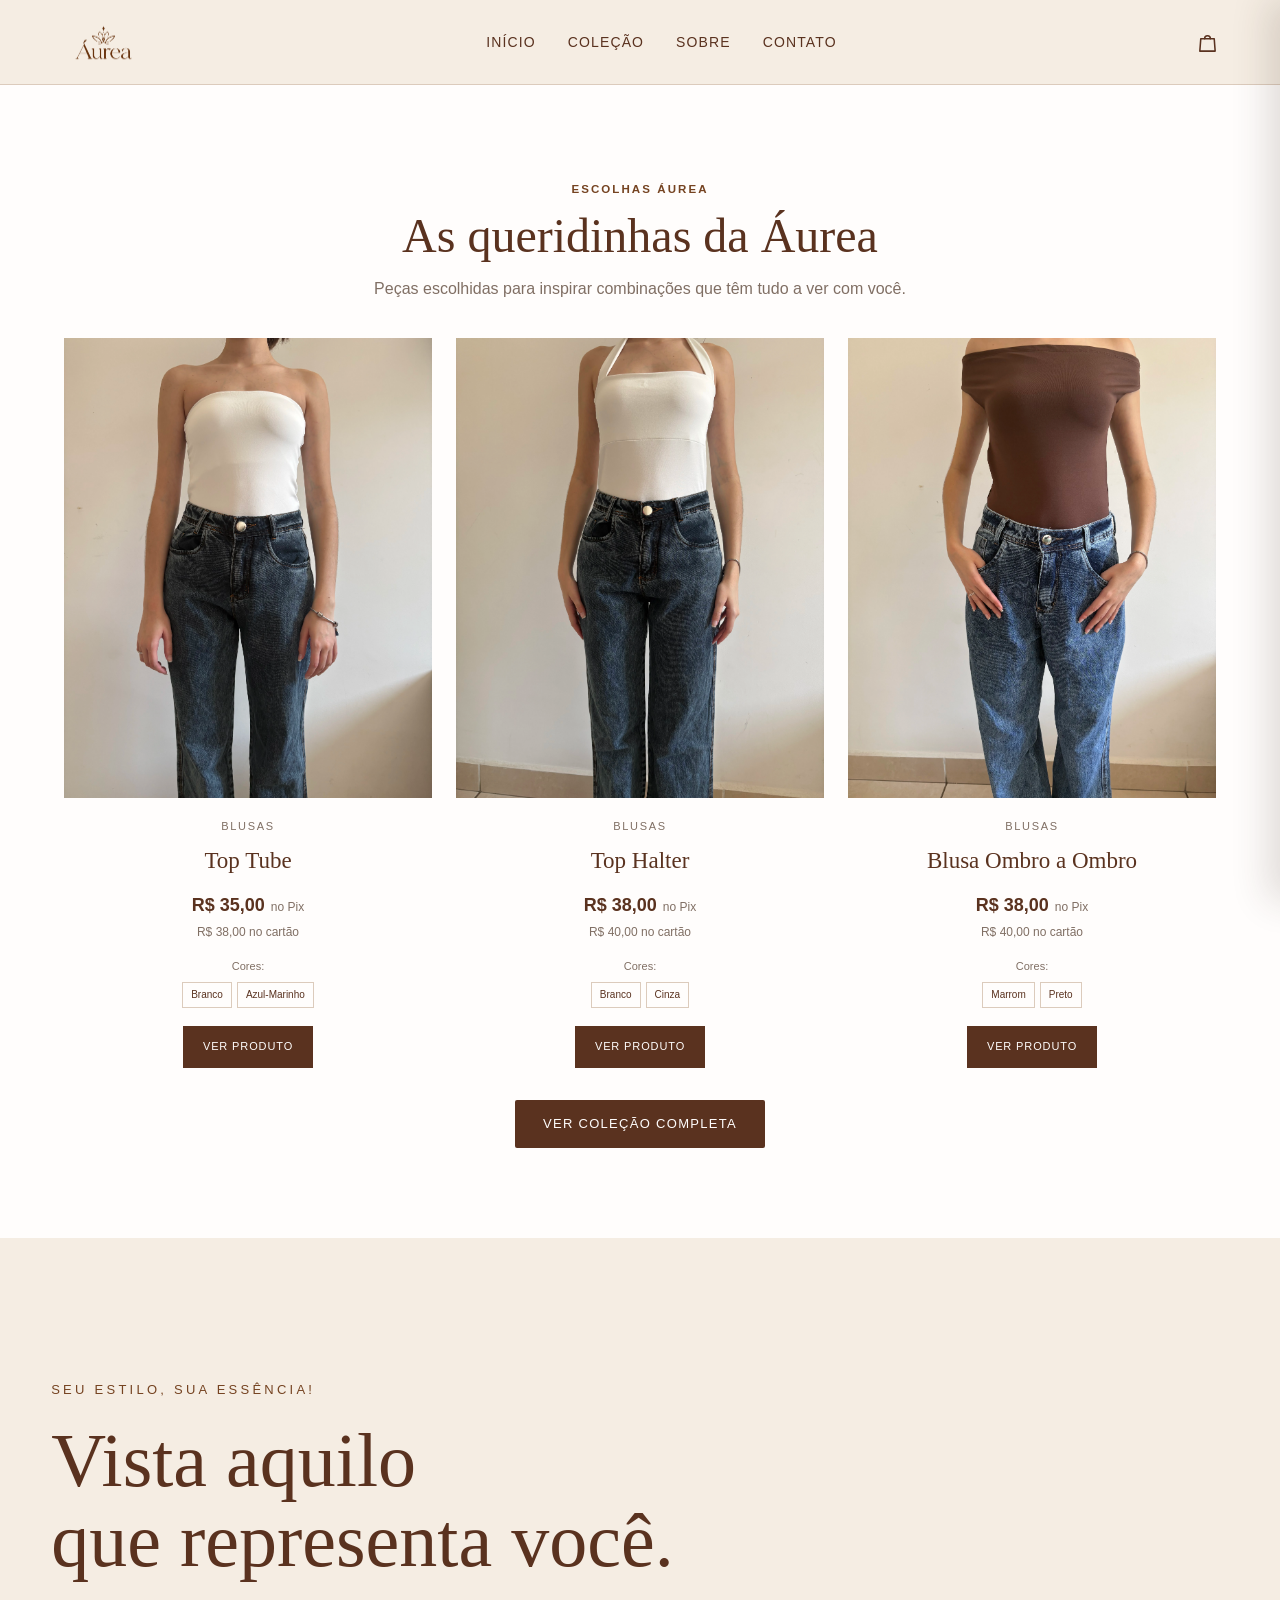
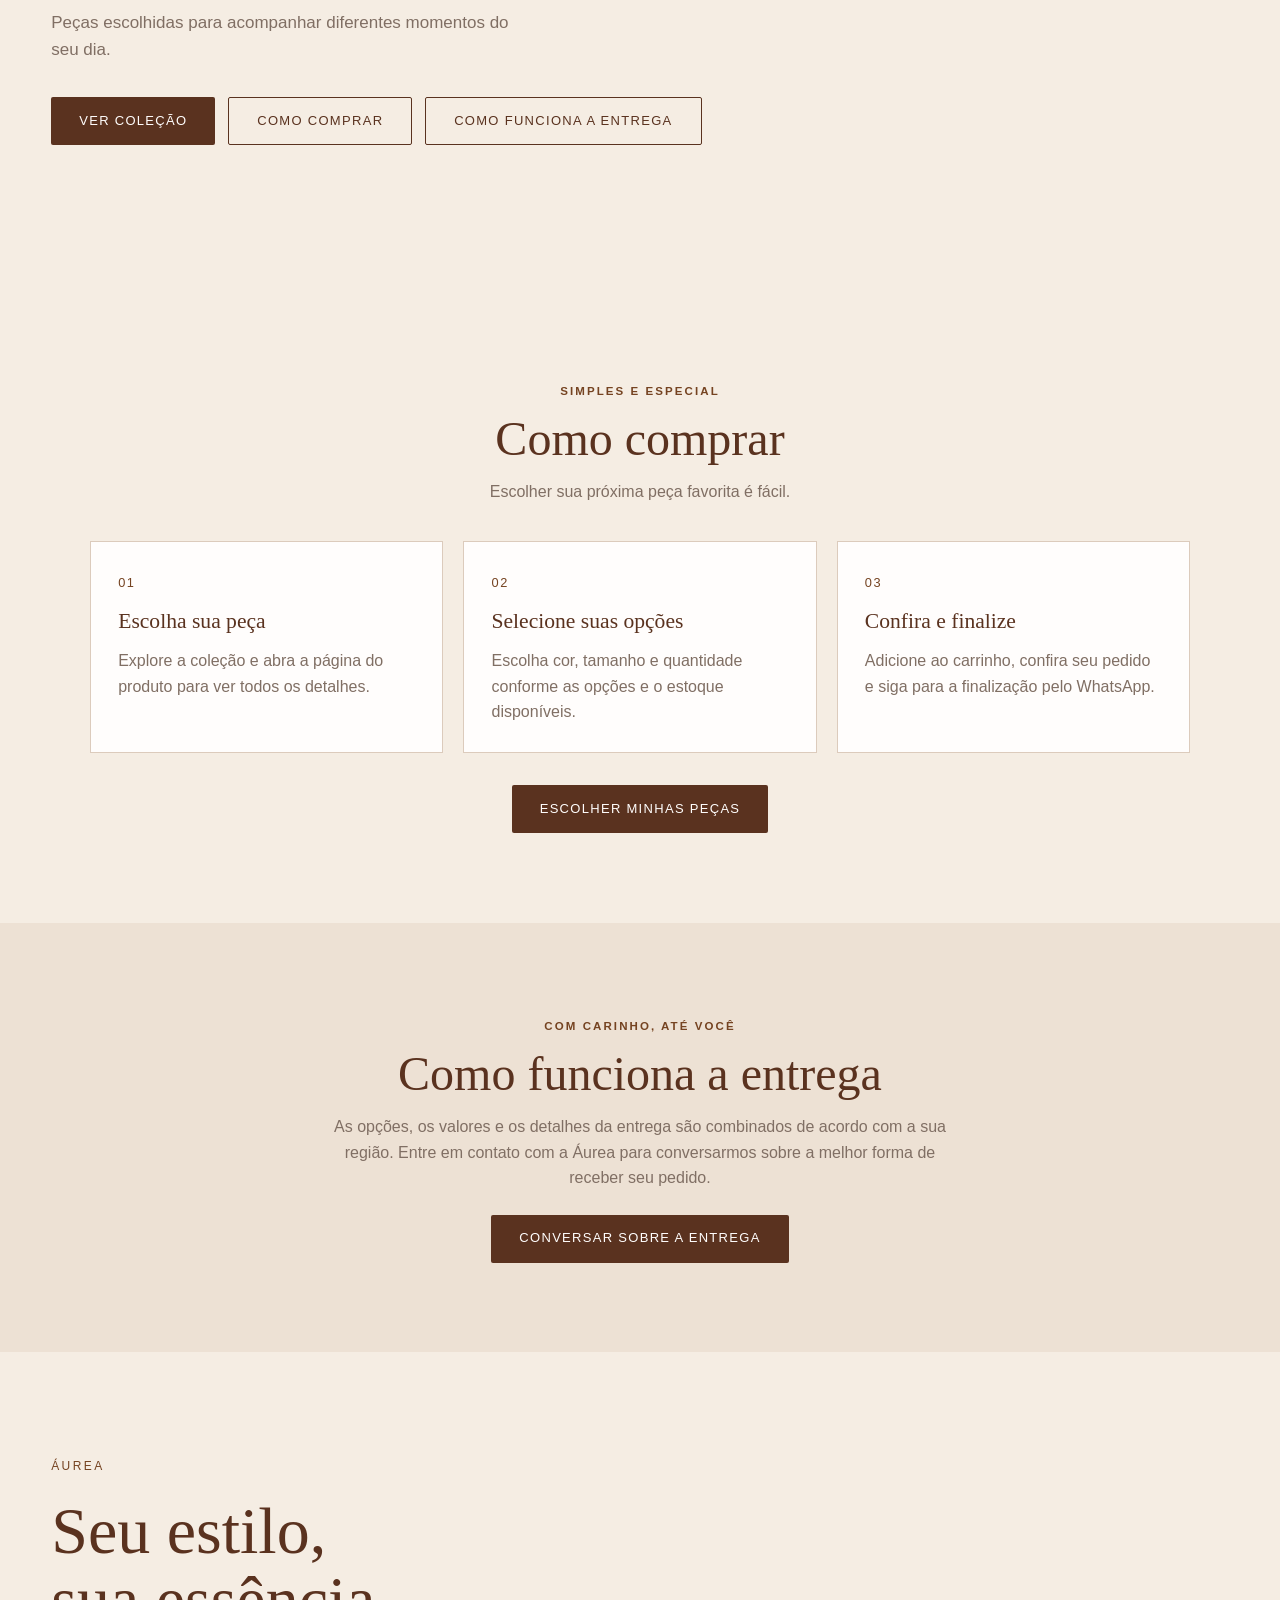
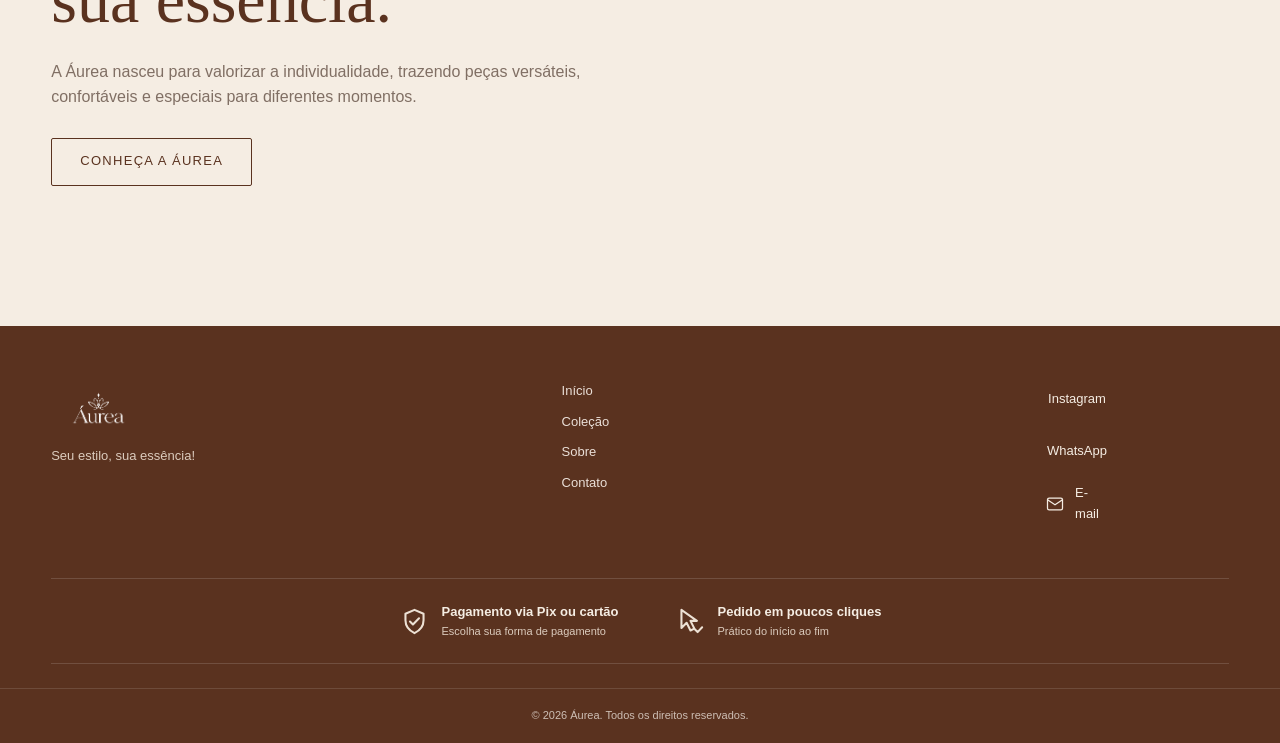
<file: index.html>
<!DOCTYPE html>
<html lang="pt-BR">

<head>
    <meta charset="UTF-8">

    <!-- Eu deixo essa configuração para o site funcionar corretamente no celular. -->
    <meta name="viewport" content="width=device-width, initial-scale=1.0">

    <title>Áurea | MODA FEMININA</title>

    <meta
        name="description"
        content="Áurea — moda feminina, estilo e essência. Conheça nossa coleção."
    >

    <link rel="stylesheet" href="css/style.css">
    <link rel="icon" type="image/png" href="assets/images/logo/aurea-logo.png">
</head>

<body>

    <!-- Eu uso este cabeçalho em todas as páginas principais da Áurea. -->
    <header class="header">

        <div class="header-container">

            <a href="index.html" class="logo-link">

                <img
                    src="assets/images/logo/aurea-logo.png"
                    alt="Áurea"
                    class="logo"
                >

            </a>


            <button
                class="menu-mobile"
                type="button"
                aria-label="Abrir menu"
                aria-expanded="false"
            >

                <span></span>
                <span></span>
                <span></span>

            </button>


            <nav class="nav">

                <a href="index.html">
                    Início
                </a>

                <a href="colecao.html">
                    Coleção
                </a>

                <a href="sobre.html">
                    Sobre
                </a>

                <a href="contato.html">
                    Contato
                </a>

            </nav>

        </div>

    </header>


    <main>

        <!-- Eu apresento produtos em destaque antes do banner principal. -->
        <section class="queridinhas secao-conteudo" aria-labelledby="titulo-queridinhas">
            <div class="secao-cabecalho">
                <span class="secao-eyebrow">ESCOLHAS ÁUREA</span>
                <h2 id="titulo-queridinhas">As queridinhas da Áurea</h2>
                <p>Peças escolhidas para inspirar combinações que têm tudo a ver com você.</p>
            </div>
            <div class="produtos grade-queridinhas" id="produtos-destaque" aria-live="polite">
                <p class="mensagem-produtos">Carregando nossos destaques...</p>
            </div>
            <div class="secao-acoes">
                <a href="colecao.html" class="botao-principal">Ver coleção completa</a>
            </div>
        </section>

        <!-- Eu uso esta primeira área para apresentar a identidade da Áurea. -->
        <section class="hero">

            <div class="hero-conteudo">

                <p class="hero-subtitulo">
                    SEU ESTILO, SUA ESSÊNCIA!
                </p>


                <h1>
                    Vista aquilo<br>
                    que representa você.
                </h1>


                <p>
                    Peças escolhidas para acompanhar
                    diferentes momentos do seu dia.
                </p>


                <div class="hero-acoes">
                    <a href="colecao.html" class="botao-principal">Ver coleção</a>
                    <a href="#como-comprar" class="botao-secundario">Como comprar</a>
                    <a href="#como-funciona-entrega" class="botao-secundario">Como funciona a entrega</a>
                </div>

            </div>

        </section>


        <section class="como-comprar secao-conteudo" id="como-comprar">
            <div class="secao-cabecalho">
                <span class="secao-eyebrow">SIMPLES E ESPECIAL</span>
                <h2>Como comprar</h2>
                <p>Escolher sua próxima peça favorita é fácil.</p>
            </div>
            <ol class="etapas-compra">
                <li><span>01</span><h3>Escolha sua peça</h3><p>Explore a coleção e abra a página do produto para ver todos os detalhes.</p></li>
                <li><span>02</span><h3>Selecione suas opções</h3><p>Escolha cor, tamanho e quantidade conforme as opções e o estoque disponíveis.</p></li>
                <li><span>03</span><h3>Confira e finalize</h3><p>Adicione ao carrinho, confira seu pedido e siga para a finalização pelo WhatsApp.</p></li>
            </ol>
            <div class="secao-acoes"><a href="colecao.html" class="botao-principal">Escolher minhas peças</a></div>
        </section>

        <section class="entrega secao-conteudo" id="como-funciona-entrega">
            <div class="entrega-conteudo">
                <span class="secao-eyebrow">COM CARINHO, ATÉ VOCÊ</span>
                <h2>Como funciona a entrega</h2>
                <p>As opções, os valores e os detalhes da entrega são combinados de acordo com a sua região. Entre em contato com a Áurea para conversarmos sobre a melhor forma de receber seu pedido.</p>
                <a class="botao-principal" href="https://wa.me/5511992958541" target="_blank" rel="noopener noreferrer">Conversar sobre a entrega</a>
            </div>
        </section>

        <!-- Eu uso esta seção para apresentar a proposta da marca. -->
        <section class="essencia">

            <div class="essencia-conteudo">

                <span>
                    ÁUREA
                </span>


                <h2>
                    Seu estilo,<br>
                    sua essência.
                </h2>


                <p>
                    A Áurea nasceu para valorizar a individualidade,
                    trazendo peças versáteis, confortáveis e especiais
                    para diferentes momentos.
                </p>


                <a
                    href="sobre.html"
                    class="botao-secundario"
                >
                    Conheça a Áurea
                </a>

            </div>

        </section>

    </main>


    <footer class="footer">

        <div class="footer-conteudo">

            <div class="footer-marca">

                <img
                    src="assets/images/logo/aurea-logo.png"
                    alt="Áurea"
                >


                <p>
                    Seu estilo, sua essência!
                </p>

            </div>


            <div class="footer-links">

                <a href="index.html">
                    Início
                </a>

                <a href="colecao.html">
                    Coleção
                </a>

                <a href="sobre.html">
                    Sobre
                </a>

                <a href="contato.html">
                    Contato
                </a>

            </div>


            <div class="footer-social">

                <a
                    href="https://www.instagram.com/useaurea.m/"
                    target="_blank"
                    rel="noopener noreferrer"
                >
                    Instagram
                </a>


                <a href="contato.html">
                    WhatsApp
                </a>

            </div>

        </div>


                <!-- Eu destaco as informações principais de compra no rodapé. -->
        <div class="rodape-confianca" aria-label="Informações de compra">
            <div class="selo-confianca">
                <svg class="icone-selo-confianca" viewBox="0 0 24 24" fill="none" stroke="currentColor" stroke-width="1.6" stroke-linecap="round" stroke-linejoin="round" role="img" aria-label="Ícone de pagamento">
                    <path d="M12 3 19 6v5c0 4.4-2.8 7.9-7 10-4.2-2.1-7-5.6-7-10V6l7-3Z"/>
                    <path d="m8.5 12 2.3 2.3 4.7-4.8"/>
                </svg>
                <span class="selo-confianca-texto">
                    <strong>Pagamento via Pix ou cartão</strong>
                    <small>Escolha sua forma de pagamento</small>
                </span>
            </div>

            <div class="selo-confianca">
                <svg class="icone-selo-confianca" viewBox="0 0 24 24" fill="none" stroke="currentColor" stroke-width="1.6" stroke-linecap="round" stroke-linejoin="round" role="img" aria-label="Ícone de clique">
                    <path d="M5 3v14l4-4 3 6 3-1.5-3-6h5L5 3Z"/>
                    <path d="m15.5 18.2 2 2 3.5-3.7"/>
                </svg>
                <span class="selo-confianca-texto">
                    <strong>Pedido em poucos cliques</strong>
                    <small>Prático do início ao fim</small>
                </span>
            </div>
        </div>
<div class="footer-bottom">

            <p>
                © 2026 Áurea. Todos os direitos reservados.
            </p>

        </div>

    </footer>


<!-- Eu carrego os produtos antes do script principal. -->
<script src="js/produtos.js"></script>

<!-- Eu carrego as funções gerais do site. -->
<script src="js/script.js"></script>

<!-- Eu carrego o carrinho para ele funcionar em todas as páginas. -->
<script src="js/carrinho.js"></script>

</body>

</html>
</file>
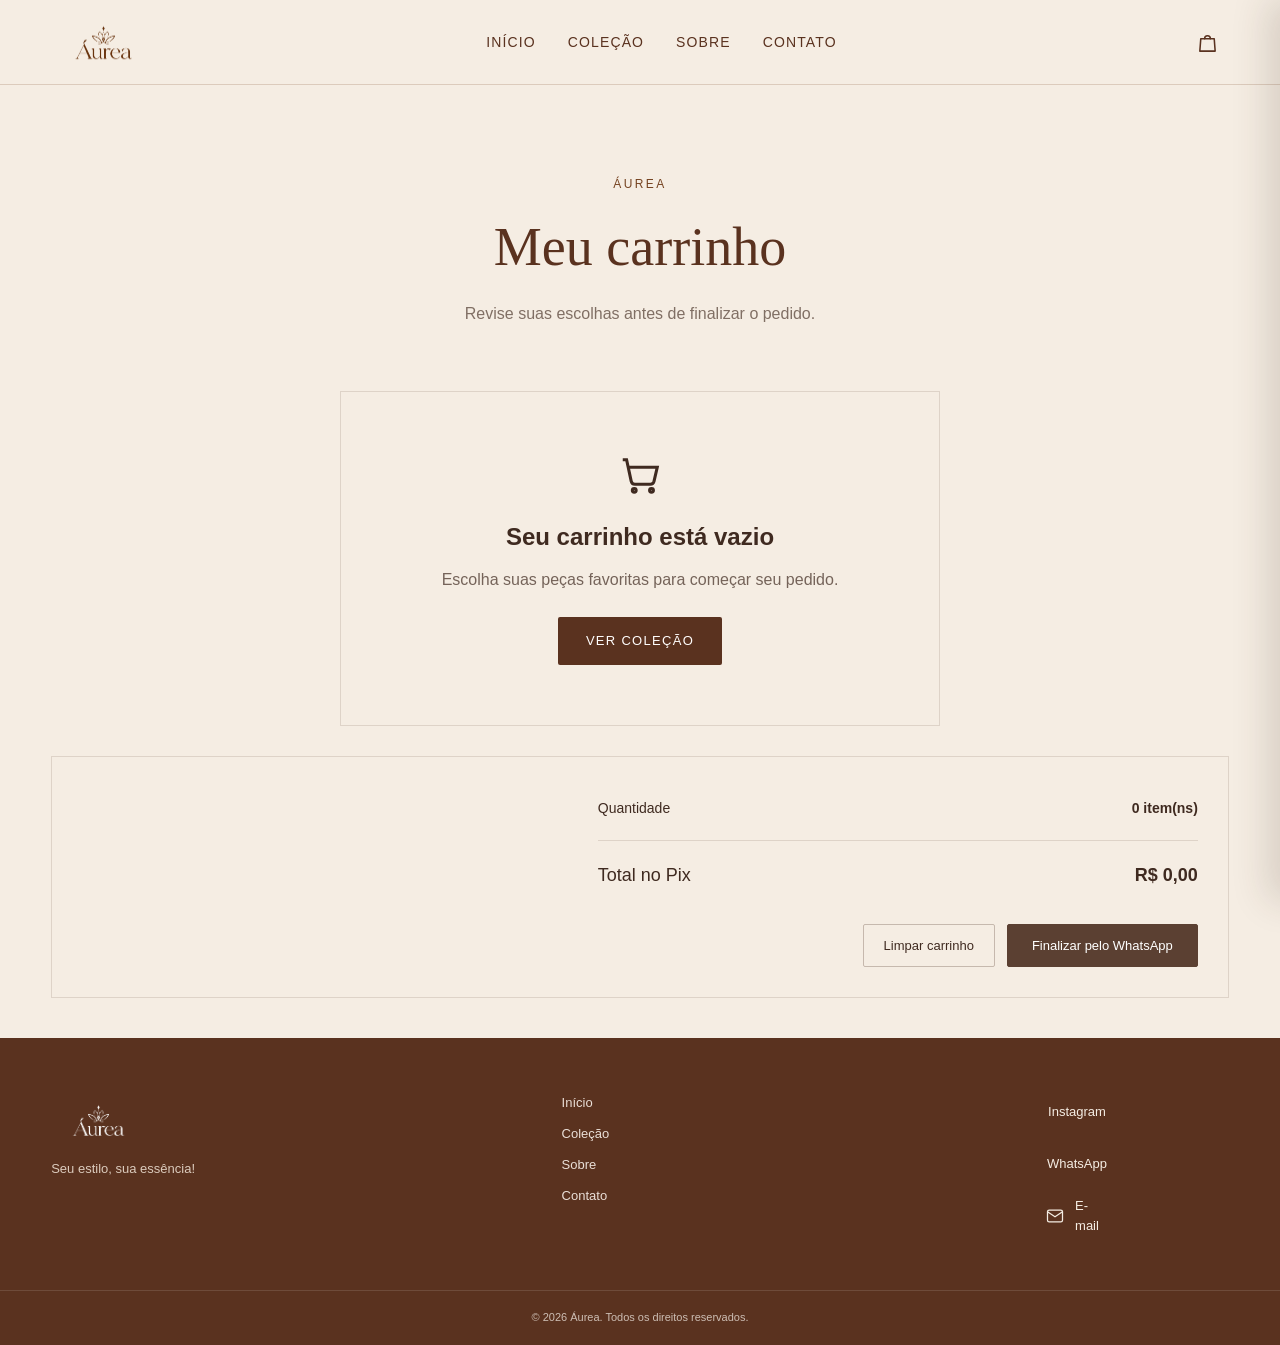
<file: carrinho.html>
<!DOCTYPE html>
<html lang="pt-BR">

<head>
    <meta charset="UTF-8">

    <!-- Eu deixo essa configuração para o site funcionar corretamente no celular. -->
    <meta
        name="viewport"
        content="width=device-width, initial-scale=1.0"
    >

    <title>Áurea | Carrinho</title>

    <meta
        name="description"
        content="Revise suas escolhas e finalize seu pedido na Áurea."
    >

    <!-- Eu uso a mesma folha de estilos de todas as páginas da Áurea. -->
    <link rel="stylesheet" href="css/style.css">
</head>


<body>

    <!-- ==========================================
         HEADER
         Eu mantenho exatamente a mesma estrutura
         usada nas outras páginas do site.
         ========================================== -->

    <header class="header">

        <div class="header-container">

            <a
                href="index.html"
                class="logo-link"
            >

                <img
                    src="assets/images/logo/aurea-logo.png"
                    alt="Áurea"
                    class="logo"
                >

            </a>


            <button
                class="menu-mobile"
                type="button"
                aria-label="Abrir menu"
                aria-expanded="false"
            >

                <span></span>
                <span></span>
                <span></span>

            </button>


            <nav class="nav">

                <a href="index.html">
                    Início
                </a>

                <a href="colecao.html">
                    Coleção
                </a>

                <a href="sobre.html">
                    Sobre
                </a>

                <a href="contato.html">
                    Contato
                </a>

            </nav>

            <!-- Eu deixo o espaço do carrinho para o script adicionar o ícone automaticamente. -->

        </div>

    </header>


    <!-- ==========================================
         CONTEÚDO PRINCIPAL
         ========================================== -->

    <main>

        <section class="pagina-interna">

            <div class="cabecalho-pagina">

                <span>
                    ÁUREA
                </span>

                <h1>
                    Meu carrinho
                </h1>

                <p>
                    Revise suas escolhas antes de finalizar o pedido.
                </p>

            </div>


            <!-- ==========================================
                 CARRINHO VAZIO
                 ========================================== -->

            <div
                id="carrinho-vazio"
                class="carrinho-vazio"
            >

                <div class="carrinho-vazio-icone">

                    <svg
                        viewBox="0 0 24 24"
                        fill="none"
                        stroke="currentColor"
                        stroke-width="1.6"
                        aria-hidden="true"
                    >

                        <circle
                            cx="9"
                            cy="20"
                            r="1"
                        ></circle>

                        <circle
                            cx="18"
                            cy="20"
                            r="1"
                        ></circle>

                        <path
                            d="M3 4h2l2.4 11.2a2 2 0 0 0 2 1.6h7.9a2 2 0 0 0 2-1.5L21 8H6"
                        ></path>

                    </svg>

                </div>


                <h2>
                    Seu carrinho está vazio
                </h2>


                <p>
                    Escolha suas peças favoritas para começar seu pedido.
                </p>


                <a
                    href="colecao.html"
                    class="botao-principal"
                >
                    Ver coleção
                </a>

            </div>


            <!-- ==========================================
                 LISTA DE PRODUTOS
                 ========================================== -->

            <div
                id="lista-carrinho"
                class="lista-carrinho"
            >
                <!-- Eu deixo essa área vazia porque o carrinho.js monta os produtos automaticamente. -->
            </div>


            <!-- ==========================================
                 RESUMO DO PEDIDO
                 ========================================== -->

            <div
                id="resumo-carrinho"
                class="resumo-carrinho"
            >

                <div class="resumo-carrinho-conteudo">

                    <div class="resumo-carrinho-linha">

                        <span>
                            Quantidade
                        </span>

                        <strong>

                            <span id="quantidade-total-carrinho">
                                0
                            </span>

                            item(ns)

                        </strong>

                    </div>


                    <div class="resumo-carrinho-linha total">

                        <span>
                            Total no Pix
                        </span>

                        <strong id="total-carrinho">
                            R$ 0,00
                        </strong>

                    </div>


                    <div class="resumo-carrinho-acoes">

                        <button
                            type="button"
                            id="limpar-carrinho"
                            class="botao-limpar-carrinho"
                        >
                            Limpar carrinho
                        </button>


                        <button
                            type="button"
                            id="finalizar-pedido"
                            class="botao-finalizar-carrinho"
                        >
                            Finalizar pelo WhatsApp
                        </button>

                    </div>

                </div>

            </div>

        </section>

    </main>


    <!-- ==========================================
         FOOTER
         Eu mantenho exatamente a estrutura das
         outras páginas da Áurea.
         ========================================== -->

    <footer class="footer">

        <div class="footer-conteudo">

            <div class="footer-marca">

                <img
                    src="assets/images/logo/aurea-logo.png"
                    alt="Áurea"
                >

                <p>
                    Seu estilo, sua essência!
                </p>

            </div>


            <div class="footer-links">

                <a href="index.html">
                    Início
                </a>

                <a href="colecao.html">
                    Coleção
                </a>

                <a href="sobre.html">
                    Sobre
                </a>

                <a href="contato.html">
                    Contato
                </a>

            </div>


            <!-- Eu deixo os links sociais para o script transformar em ícones. -->

            <div class="footer-social">

                <a
                    href="https://www.instagram.com/useaurea.m/"
                    target="_blank"
                    rel="noopener noreferrer"
                >
                    Instagram
                </a>

                <a href="contato.html">
                    WhatsApp
                </a>

            </div>

        </div>


        <div class="footer-bottom">

            <p>
                © 2026 Áurea. Todos os direitos reservados.
            </p>

        </div>

    </footer>


    <!-- ==========================================
         JAVASCRIPT
         ========================================== -->

    <!-- Eu carrego os produtos primeiro. -->
    <script src="js/produtos.js"></script>

    <!-- Eu carrego as funções gerais do site depois. -->
    <script src="js/script.js"></script>

    <!-- Eu carrego o funcionamento específico do carrinho por último. -->
    <script src="js/carrinho.js"></script>

</body>

</html>
</file>
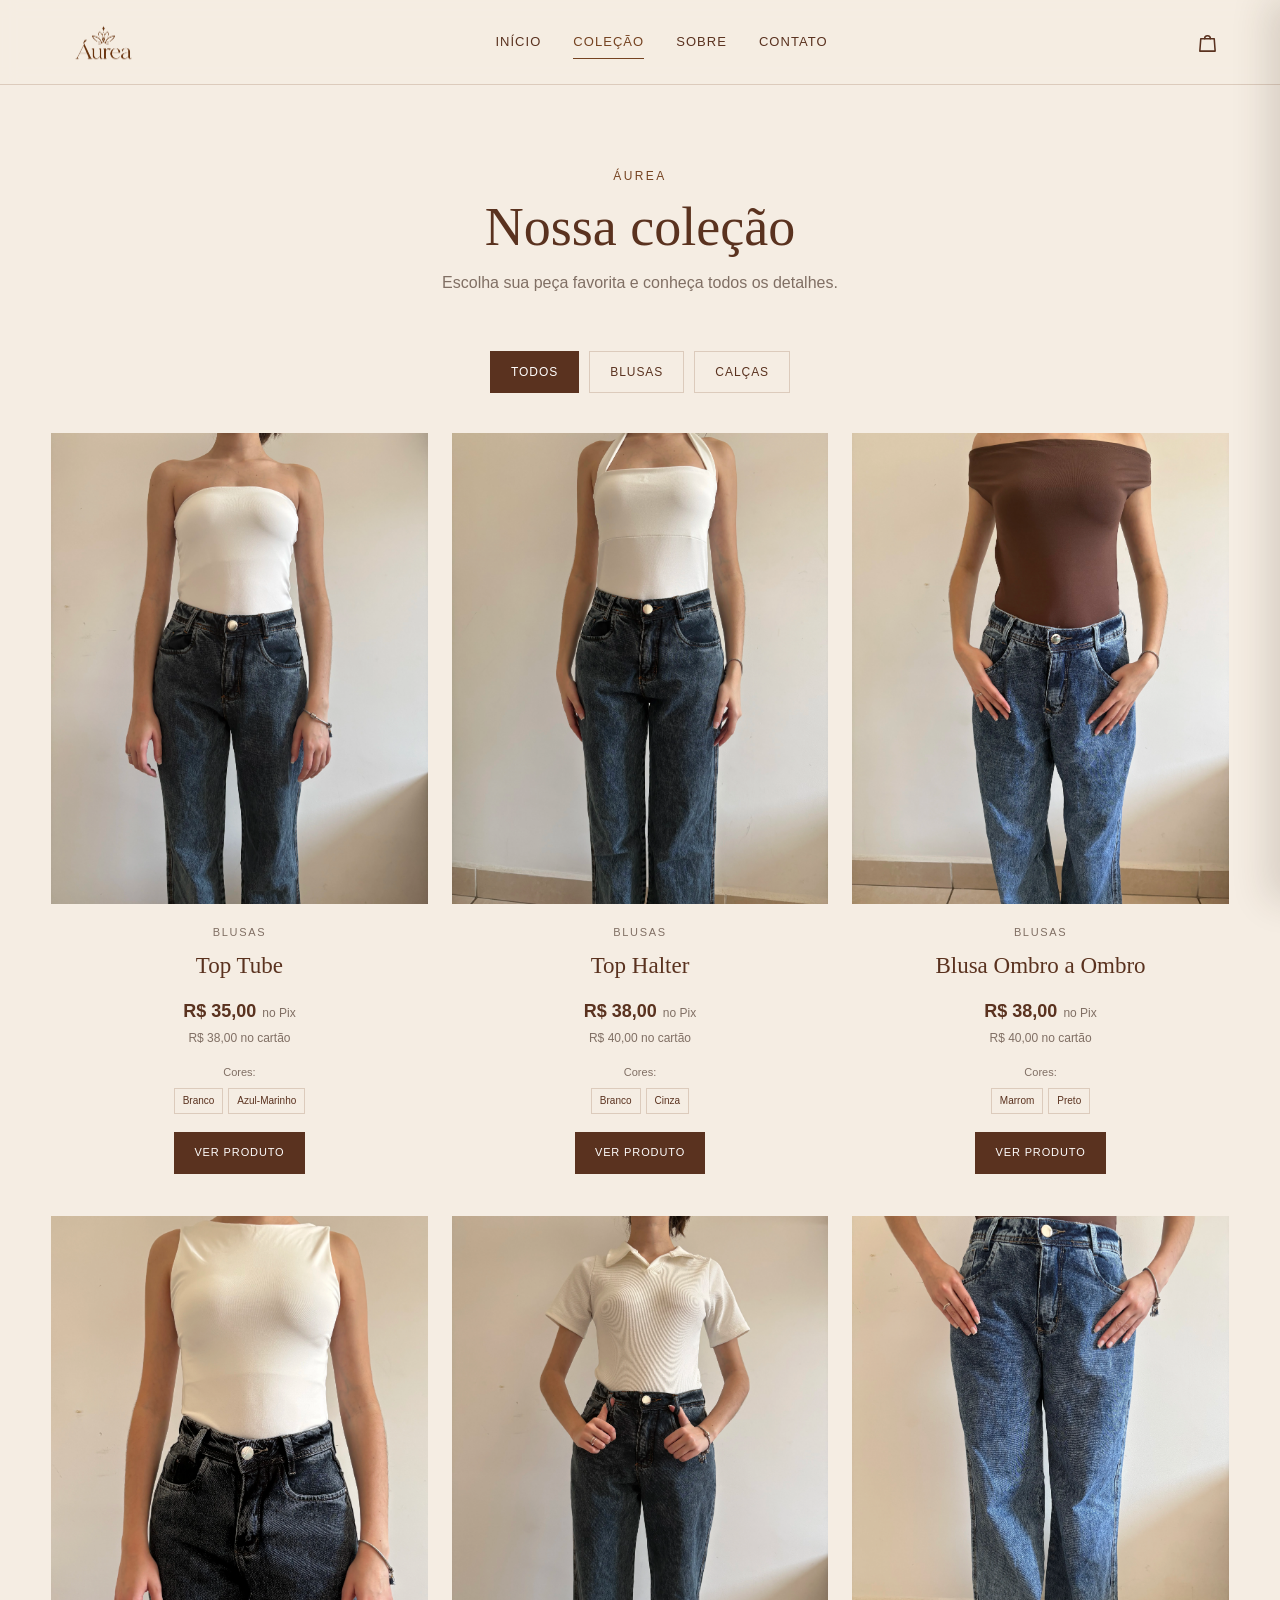
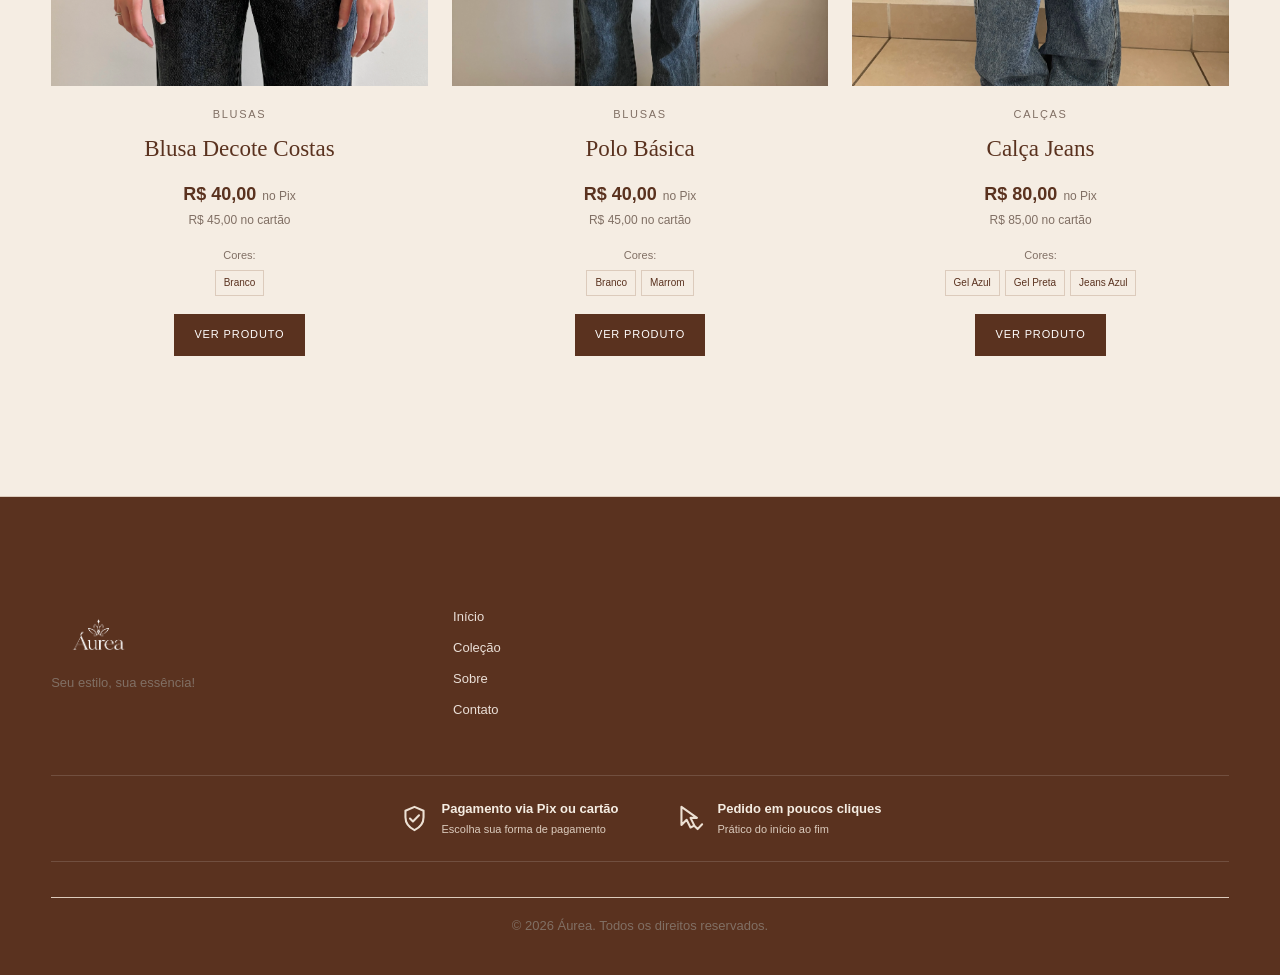
<file: colecao.html>
<!DOCTYPE html>
<html lang="pt-BR">

<head>

    <meta charset="UTF-8">

    <!-- Eu deixo a coleção adaptada para celular, tablet e computador. -->
    <meta name="viewport" content="width=device-width, initial-scale=1.0">

    <title>Coleção | Áurea</title>

    <meta
        name="description"
        content="Conheça a coleção Áurea."
    >

    <link rel="stylesheet" href="css/style.css">
    <link rel="stylesheet" href="css/colecao.css">
    <link rel="icon" type="image/png" href="assets/images/logo/aurea-logo.png">

</head>


<body>

    <header class="header">

        <div class="header-container">

            <a href="index.html" class="logo-link">

                <img
                    src="assets/images/logo/aurea-logo.png"
                    alt="Áurea"
                    class="logo"
                >

            </a>


            <button
                class="menu-mobile"
                type="button"
                aria-label="Abrir menu"
                aria-expanded="false"
            >

                <span></span>
                <span></span>
                <span></span>

            </button>


            <nav class="nav">

                <a href="index.html">
                    Início
                </a>

                <a href="colecao.html" class="ativo">
                    Coleção
                </a>

                <a href="sobre.html">
                    Sobre
                </a>

                <a href="contato.html">
                    Contato
                </a>

            </nav>

        </div>

    </header>


    <main class="pagina-colecao">

        <section class="cabecalho-pagina">

            <span>
                ÁUREA
            </span>

            <h1>
                Nossa coleção
            </h1>

            <p>
                Escolha sua peça favorita e conheça todos os detalhes.
            </p>

        </section>


        <section class="catalogo">

            <div class="filtros">

                <button
                    type="button"
                    class="filtro ativo"
                    data-categoria="Todos"
                >
                    Todos
                </button>

                <button
                    type="button"
                    class="filtro"
                    data-categoria="Blusas"
                >
                    Blusas
                </button>

                <button
                    type="button"
                    class="filtro"
                    data-categoria="Calças"
                >
                    Calças
                </button>

            </div>


            <!-- Eu deixo o JavaScript montar todos os produtos neste espaço. -->
            <div class="produtos"></div>

        </section>

    </main>


    <footer class="footer">

        <div class="footer-conteudo">

            <div class="footer-marca">

                <img
                    src="assets/images/logo/aurea-logo.png"
                    alt="Áurea"
                >

                <p>
                    Seu estilo, sua essência!
                </p>

            </div>


            <div class="footer-links">

                <a href="index.html">
                    Início
                </a>

                <a href="colecao.html">
                    Coleção
                </a>

                <a href="sobre.html">
                    Sobre
                </a>

                <a href="contato.html">
                    Contato
                </a>

            </div>

        </div>


                <!-- Eu destaco as informações principais de compra no rodapé. -->
        <div class="rodape-confianca" aria-label="Informações de compra">
            <div class="selo-confianca">
                <svg class="icone-selo-confianca" viewBox="0 0 24 24" fill="none" stroke="currentColor" stroke-width="1.6" stroke-linecap="round" stroke-linejoin="round" role="img" aria-label="Ícone de pagamento">
                    <path d="M12 3 19 6v5c0 4.4-2.8 7.9-7 10-4.2-2.1-7-5.6-7-10V6l7-3Z"/>
                    <path d="m8.5 12 2.3 2.3 4.7-4.8"/>
                </svg>
                <span class="selo-confianca-texto">
                    <strong>Pagamento via Pix ou cartão</strong>
                    <small>Escolha sua forma de pagamento</small>
                </span>
            </div>

            <div class="selo-confianca">
                <svg class="icone-selo-confianca" viewBox="0 0 24 24" fill="none" stroke="currentColor" stroke-width="1.6" stroke-linecap="round" stroke-linejoin="round" role="img" aria-label="Ícone de clique">
                    <path d="M5 3v14l4-4 3 6 3-1.5-3-6h5L5 3Z"/>
                    <path d="m15.5 18.2 2 2 3.5-3.7"/>
                </svg>
                <span class="selo-confianca-texto">
                    <strong>Pedido em poucos cliques</strong>
                    <small>Prático do início ao fim</small>
                </span>
            </div>
        </div>
<div class="footer-bottom">

            <p>
                © 2026 Áurea. Todos os direitos reservados.
            </p>

        </div>

    </footer>


<!-- Eu carrego os produtos antes do script principal. -->
<script src="js/produtos.js"></script>

<!-- Eu carrego as funções gerais do site. -->
<script src="js/script.js"></script>

<!-- Eu carrego o carrinho para ele funcionar em todas as páginas. -->
<script src="js/carrinho.js"></script>
</body>

</html>
</file>
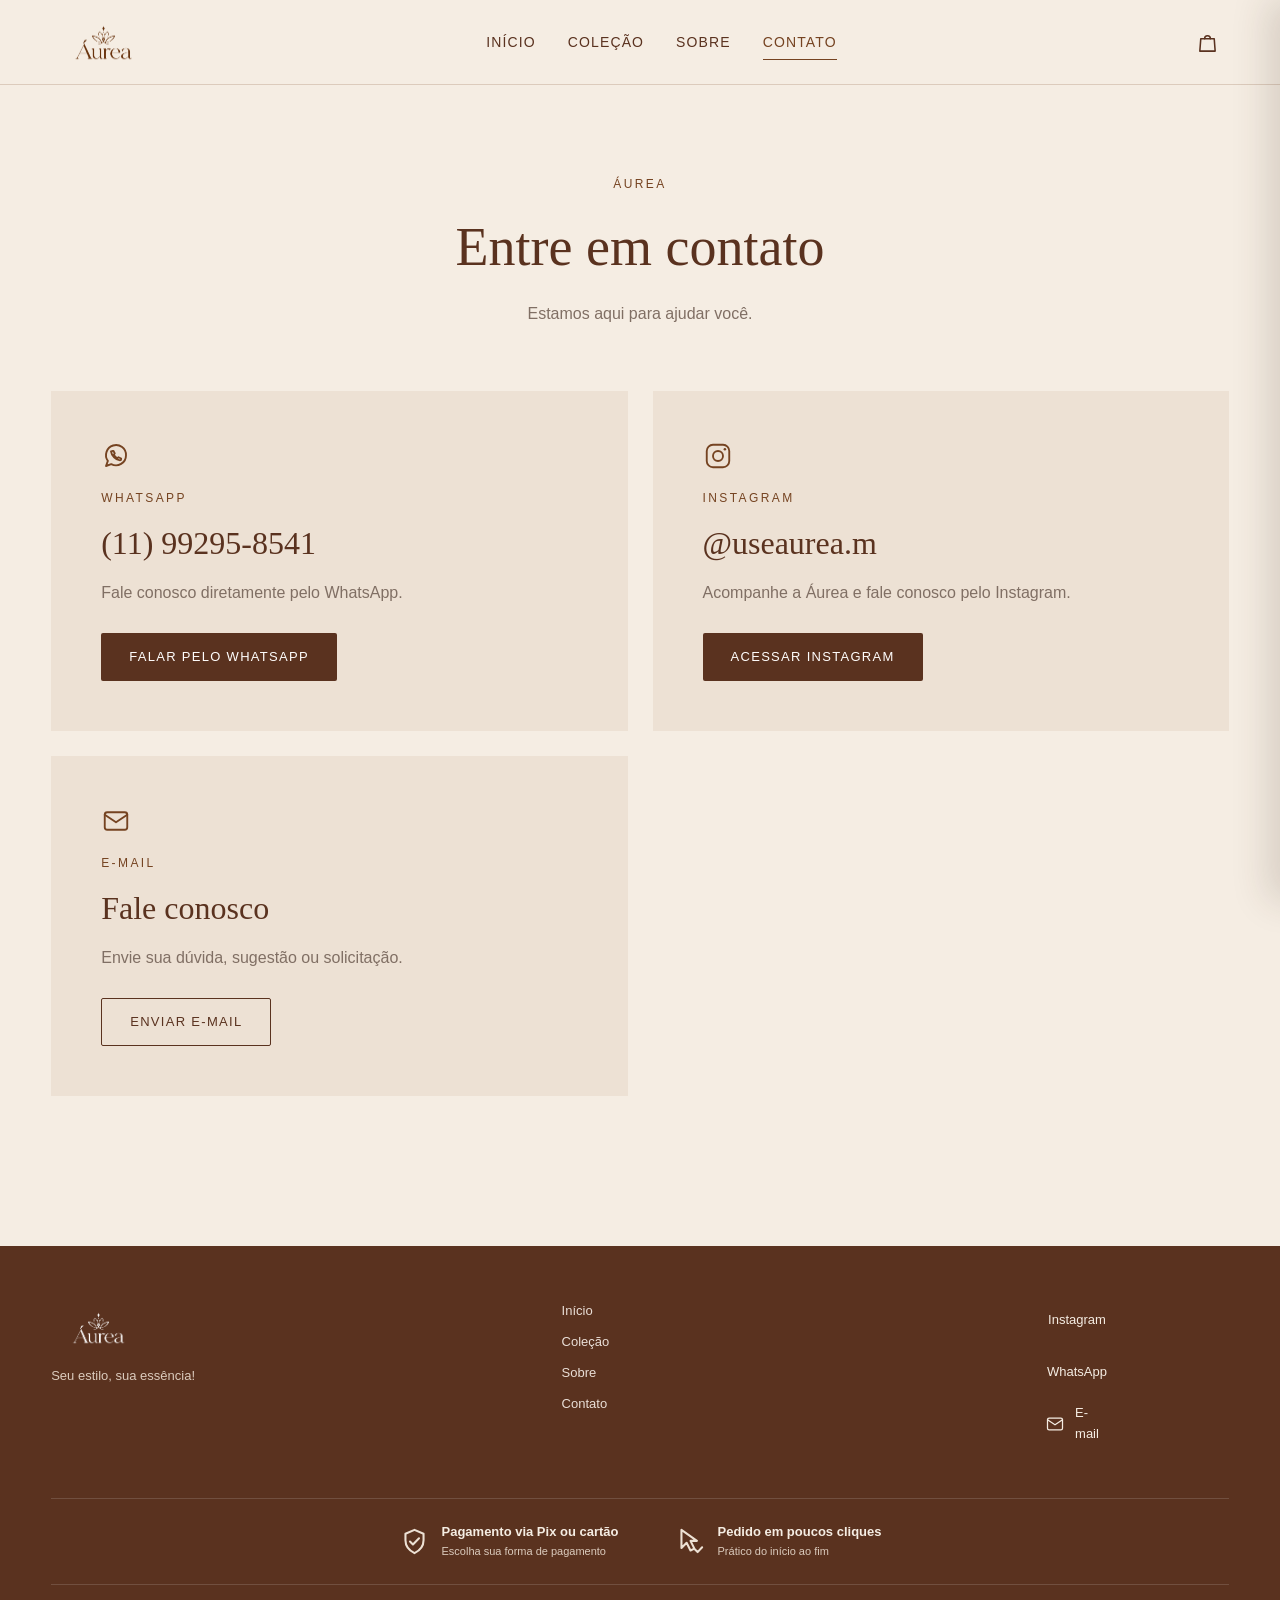
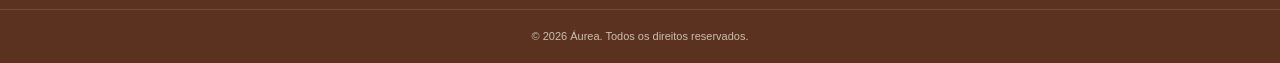
<file: contato.html>
<!DOCTYPE html>
<html lang="pt-BR">

<head>

    <meta charset="UTF-8">

    <meta
        name="viewport"
        content="width=device-width, initial-scale=1.0"
    >

    <title>Contato | Áurea</title>

    <meta
        name="description"
        content="Entre em contato com a Áurea."
    >

    <link rel="stylesheet" href="css/style.css">
    <link rel="icon" type="image/png" href="assets/images/logo/aurea-logo.png">

</head>


<body>

    <header class="header">

        <div class="header-container">

            <a href="index.html" class="logo-link">

                <img
                    src="assets/images/logo/aurea-logo.png"
                    alt="Áurea"
                    class="logo"
                >

            </a>


            <button
                class="menu-mobile"
                type="button"
                aria-label="Abrir menu"
                aria-expanded="false"
            >

                <span></span>
                <span></span>
                <span></span>

            </button>


            <nav class="nav">

                <a href="index.html">
                    Início
                </a>

                <a href="colecao.html">
                    Coleção
                </a>

                <a href="sobre.html">
                    Sobre
                </a>

                <a href="contato.html" class="ativo">
                    Contato
                </a>

            </nav>

        </div>

    </header>


    <main class="pagina-interna">

        <section class="cabecalho-pagina">

            <span>
                ÁUREA
            </span>

            <h1>
                Entre em contato
            </h1>

            <p>
                Estamos aqui para ajudar você.
            </p>

        </section>


        <section class="contato-conteudo">


            <!-- Eu deixo o WhatsApp como uma das principais
                 formas de contato da Áurea. -->

            <div class="contato-card">


                <svg class="icone-contato" viewBox="0 0 24 24"
                     aria-hidden="true">
                    <path d="M20 11.5a8 8 0 0 1-11.8 7L4 20l1.5-4.1A8 8 0 1 1 20 11.5Z"/>
                    <path d="M8.5 8.5c.2-.5.5-.6.9-.6h.6l1 2.1-.8 1c.7 1.2 1.6 2.1 2.8 2.8l1-.8 2.1 1v.6c0 .5-.4.9-.9.9-3.4-.4-6.8-3.8-7.2-7.2Z"/>
                </svg>

            

                <span>
                    WhatsApp
                </span>

                <h2>
                    (11) 99295-8541
                </h2>

                <p>
                    Fale conosco diretamente pelo WhatsApp.
                </p>

                <a
                    href="https://wa.me/5511992958541"
                    target="_blank"
                    rel="noopener noreferrer"
                    class="botao-principal"
                >
                    Falar pelo WhatsApp
                </a>

            </div>


            <div class="contato-card">

                
                <svg class="icone-contato" viewBox="0 0 24 24"
                     aria-hidden="true">
                    <rect x="3" y="3" width="18" height="18" rx="5"/>
                    <circle cx="12" cy="12" r="4"/>
                    <circle cx="17.5" cy="6.5" r="1"
                            fill="currentColor" stroke="none"/>
                </svg>


                <span>
                    Instagram
                </span>

                <h2>
                    @useaurea.m
                </h2>

                <p>
                    Acompanhe a Áurea e fale conosco pelo Instagram.
                </p>

                <a
                    href="https://www.instagram.com/useaurea.m/"
                    target="_blank"
                    rel="noopener noreferrer"
                    class="botao-principal"
                >
                    Acessar Instagram
                </a>

            </div>


            <div class="contato-card">


                
                <svg class="icone-contato" viewBox="0 0 24 24"
                     aria-hidden="true">
                    <rect x="3" y="5" width="18" height="14" rx="2"/>
                    <path d="m3 7 9 6 9-6"/>
                </svg>


                <span>
                    E-mail
                </span>

                <h2>
                    Fale conosco
                </h2>

                <p>
                    Envie sua dúvida, sugestão ou solicitação.
                </p>

                <a
                    href="mailto:aureacwork@gmail.com"
                    class="botao-secundario"
                >
                    Enviar e-mail
                </a>

            </div>


        </section>

    </main>


    <footer class="footer">

        <div class="footer-conteudo">


            <!-- Eu mantenho a marca no rodapé. -->

            <div class="footer-marca">

                <img
                    src="assets/images/logo/aurea-logo.png"
                    alt="Áurea"
                >

                <p>
                    Seu estilo, sua essência!
                </p>

            </div>


            <!-- Eu mantenho os links principais
                 para facilitar a navegação. -->

            <div class="footer-links">

                <a href="index.html">
                    Início
                </a>

                <a href="colecao.html">
                    Coleção
                </a>

                <a href="sobre.html">
                    Sobre
                </a>

                <a href="contato.html">
                    Contato
                </a>

            </div>


            <!-- Eu deixo Instagram e WhatsApp
                 reunidos na área social do rodapé.
                 O script.js coloca os ícones aqui. -->

            <div class="footer-social">

                <a
                    href="https://www.instagram.com/useaurea.m/"
                    target="_blank"
                    rel="noopener noreferrer"
                >
                    Instagram
                </a>

                <a
                    href="https://wa.me/5511992958541"
                    target="_blank"
                    rel="noopener noreferrer"
                >
                    WhatsApp
                </a>

            </div>


        </div>


                <!-- Eu destaco as informações principais de compra no rodapé. -->
        <div class="rodape-confianca" aria-label="Informações de compra">
            <div class="selo-confianca">
                <svg class="icone-selo-confianca" viewBox="0 0 24 24" fill="none" stroke="currentColor" stroke-width="1.6" stroke-linecap="round" stroke-linejoin="round" role="img" aria-label="Ícone de pagamento">
                    <path d="M12 3 19 6v5c0 4.4-2.8 7.9-7 10-4.2-2.1-7-5.6-7-10V6l7-3Z"/>
                    <path d="m8.5 12 2.3 2.3 4.7-4.8"/>
                </svg>
                <span class="selo-confianca-texto">
                    <strong>Pagamento via Pix ou cartão</strong>
                    <small>Escolha sua forma de pagamento</small>
                </span>
            </div>

            <div class="selo-confianca">
                <svg class="icone-selo-confianca" viewBox="0 0 24 24" fill="none" stroke="currentColor" stroke-width="1.6" stroke-linecap="round" stroke-linejoin="round" role="img" aria-label="Ícone de clique">
                    <path d="M5 3v14l4-4 3 6 3-1.5-3-6h5L5 3Z"/>
                    <path d="m15.5 18.2 2 2 3.5-3.7"/>
                </svg>
                <span class="selo-confianca-texto">
                    <strong>Pedido em poucos cliques</strong>
                    <small>Prático do início ao fim</small>
                </span>
            </div>
        </div>
<div class="footer-bottom">

            <p>
                © 2026 Áurea. Todos os direitos reservados.
            </p>

        </div>

    </footer>


    <!-- Eu carrego os produtos antes do script principal. -->
    <script src="js/produtos.js"></script>

    <!-- Eu carrego as funções gerais do site. -->
    <script src="js/script.js"></script>

    <!-- Eu carrego o carrinho para ele funcionar em todas as páginas. -->
    <script src="js/carrinho.js"></script>

</body>

</html>
</file>
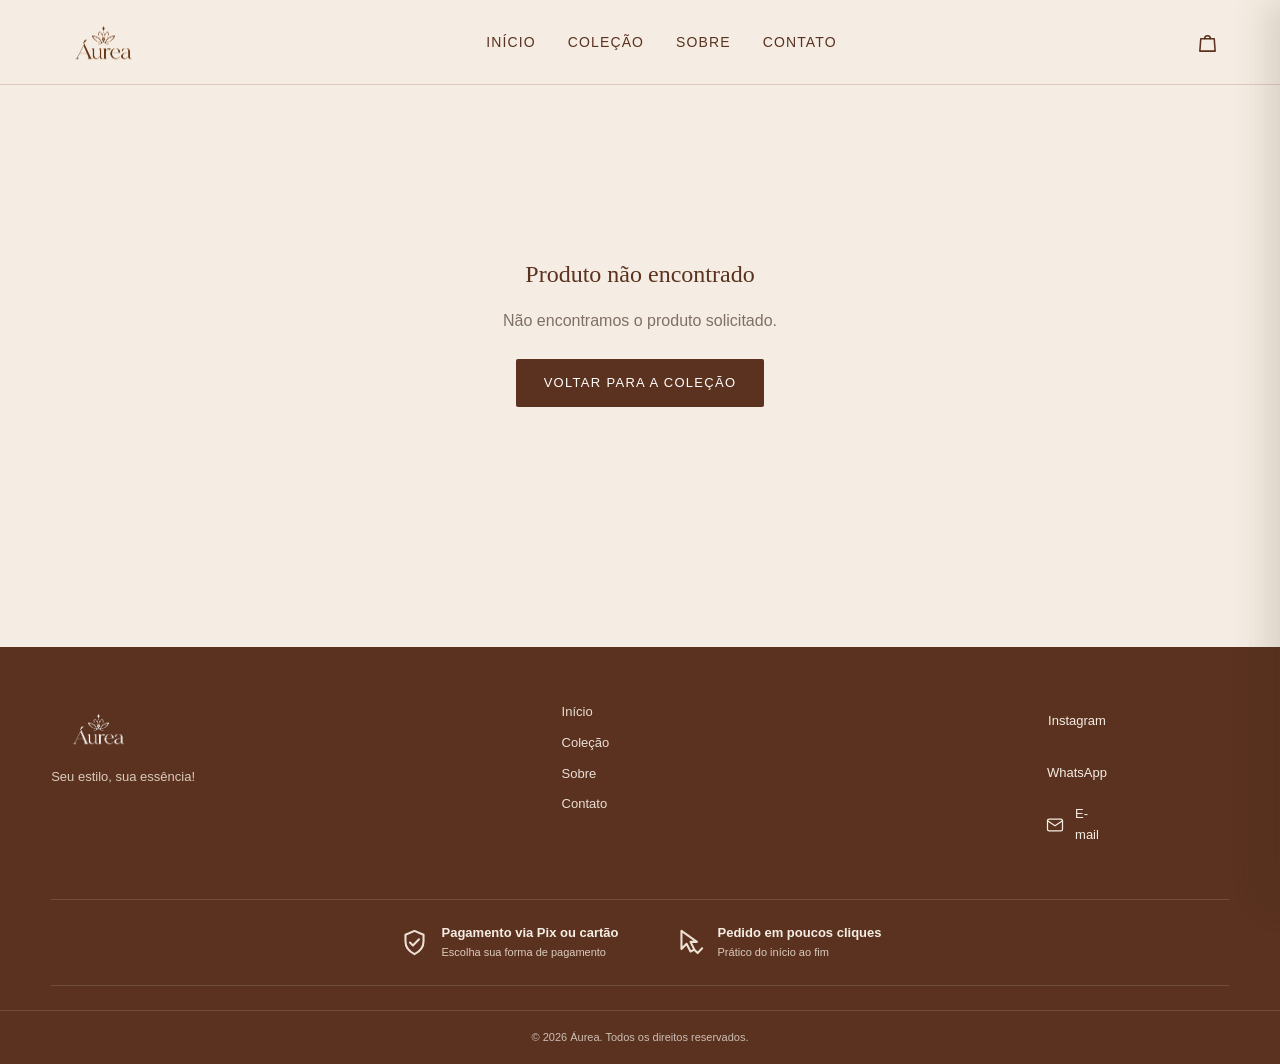
<file: produto.html>
<!DOCTYPE html>
<html lang="pt-BR">

<head>

    <meta charset="UTF-8">

    <!-- Eu deixo a página adaptada para celular, tablet e computador. -->
    <meta name="viewport" content="width=device-width, initial-scale=1.0">

    <title>Produto | Áurea</title>

    <meta
        name="description"
        content="Conheça os detalhes dos produtos Áurea."
    >

    <link rel="stylesheet" href="css/style.css">
    <link rel="icon" type="image/png" href="assets/images/logo/aurea-logo.png">

</head>


<body>

    <!-- Eu mantenho o mesmo cabeçalho das outras páginas. -->
    <header class="header">

        <div class="header-container">

            <a href="index.html" class="logo-link">

                <img
                    src="assets/images/logo/aurea-logo.png"
                    alt="Áurea"
                    class="logo"
                >

            </a>


            <button
                class="menu-mobile"
                type="button"
                aria-label="Abrir menu"
                aria-expanded="false"
            >

                <span></span>
                <span></span>
                <span></span>

            </button>


            <nav class="nav">

                <a href="index.html">
                    Início
                </a>

                <a href="colecao.html">
                    Coleção
                </a>

                <a href="sobre.html">
                    Sobre
                </a>

                <a href="contato.html">
                    Contato
                </a>

            </nav>

        </div>

    </header>


    <main>

        <!-- Eu deixo o JavaScript montar todos os detalhes do produto aqui. -->
        <section
            class="pagina-produto"
            id="produto-container"
        >

            <div class="produto-carregando">

                <p>
                    Carregando produto...
                </p>

            </div>

        </section>

    </main>


    <footer class="footer">

        <div class="footer-conteudo">

            <div class="footer-marca">

                <img
                    src="assets/images/logo/aurea-logo.png"
                    alt="Áurea"
                >

                <p>
                    Seu estilo, sua essência!
                </p>

            </div>


            <div class="footer-links">

                <a href="index.html">
                    Início
                </a>

                <a href="colecao.html">
                    Coleção
                </a>

                <a href="sobre.html">
                    Sobre
                </a>

                <a href="contato.html">
                    Contato
                </a>

            </div>


            <div class="footer-social">

                <a
                    href="https://www.instagram.com/useaurea.m/"
                    target="_blank"
                    rel="noopener noreferrer"
                >
                    Instagram
                </a>

                <a href="contato.html">
                    WhatsApp
                </a>

            </div>

        </div>


                <!-- Eu destaco as informações principais de compra no rodapé. -->
        <div class="rodape-confianca" aria-label="Informações de compra">
            <div class="selo-confianca">
                <svg class="icone-selo-confianca" viewBox="0 0 24 24" fill="none" stroke="currentColor" stroke-width="1.6" stroke-linecap="round" stroke-linejoin="round" role="img" aria-label="Ícone de pagamento">
                    <path d="M12 3 19 6v5c0 4.4-2.8 7.9-7 10-4.2-2.1-7-5.6-7-10V6l7-3Z"/>
                    <path d="m8.5 12 2.3 2.3 4.7-4.8"/>
                </svg>
                <span class="selo-confianca-texto">
                    <strong>Pagamento via Pix ou cartão</strong>
                    <small>Escolha sua forma de pagamento</small>
                </span>
            </div>

            <div class="selo-confianca">
                <svg class="icone-selo-confianca" viewBox="0 0 24 24" fill="none" stroke="currentColor" stroke-width="1.6" stroke-linecap="round" stroke-linejoin="round" role="img" aria-label="Ícone de clique">
                    <path d="M5 3v14l4-4 3 6 3-1.5-3-6h5L5 3Z"/>
                    <path d="m15.5 18.2 2 2 3.5-3.7"/>
                </svg>
                <span class="selo-confianca-texto">
                    <strong>Pedido em poucos cliques</strong>
                    <small>Prático do início ao fim</small>
                </span>
            </div>
        </div>
<div class="footer-bottom">

            <p>
                © 2026 Áurea. Todos os direitos reservados.
            </p>

        </div>

    </footer>

<!-- Eu carrego os produtos antes dos outros scripts. -->
<script src="js/produtos.js"></script>

<!-- Eu carrego as funções gerais do site. -->
<script src="js/script.js"></script>

<!-- Eu carrego o funcionamento específico da página do produto. -->
<script src="js/produto.js"></script>

<!-- Eu carrego o carrinho por último para ele encontrar
     o produto e os elementos que o produto.js criou. -->
<script src="js/carrinho.js"></script>

</body>

</html>
</file>
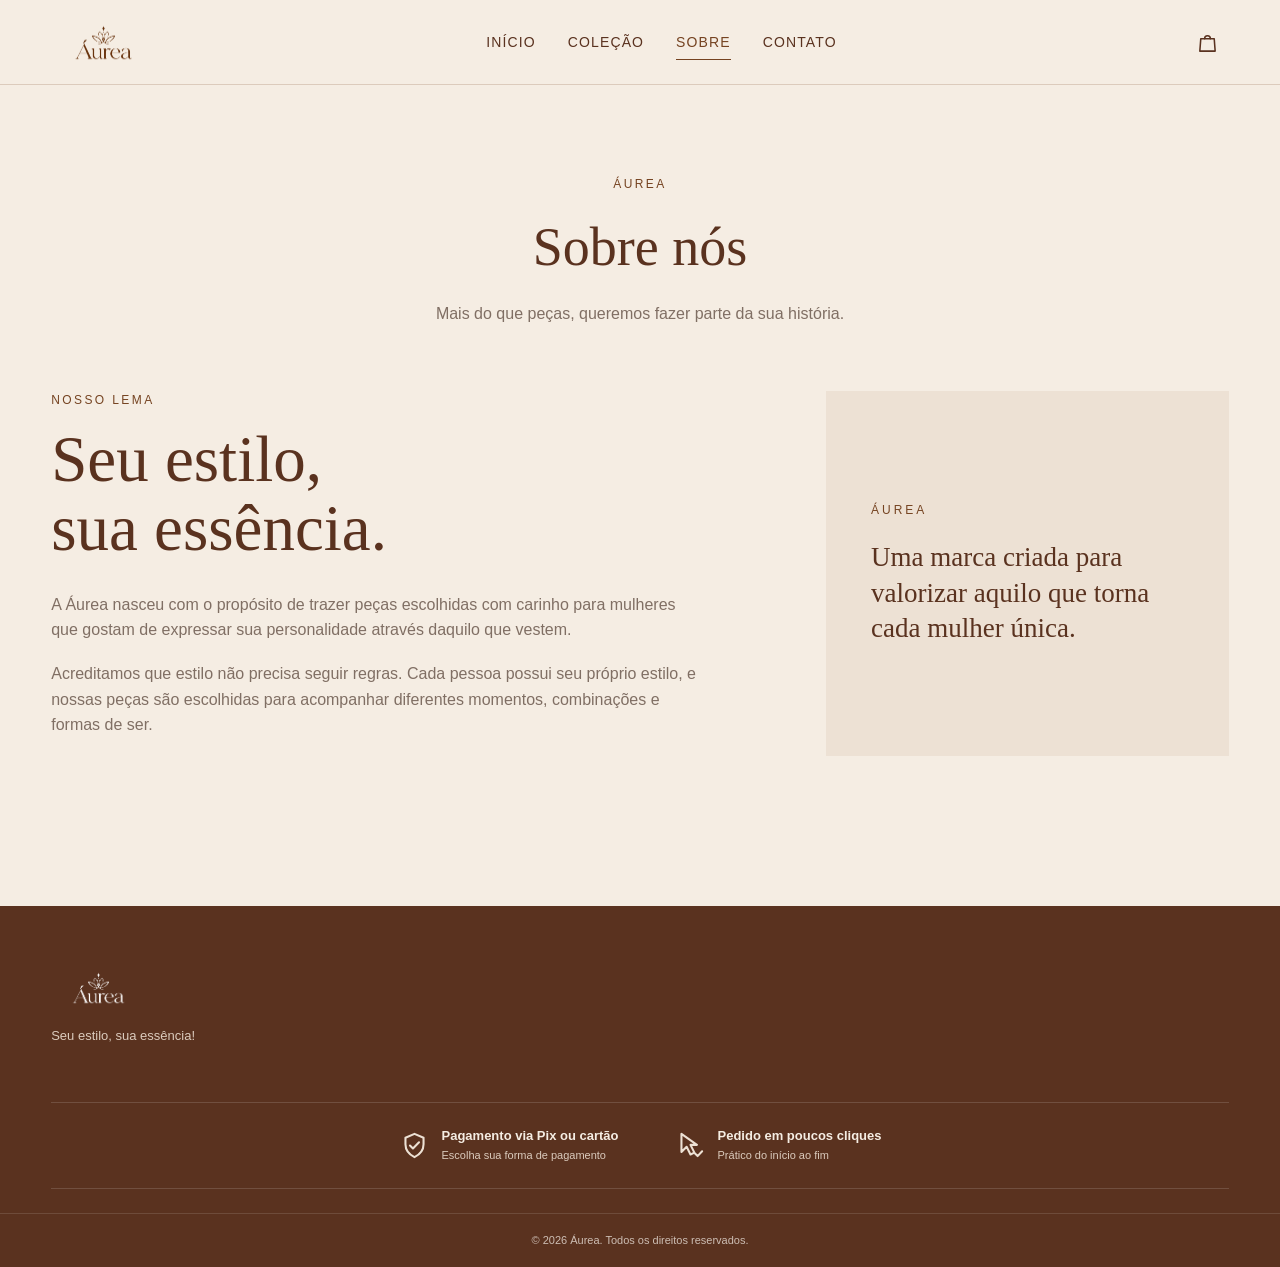
<file: sobre.html>
<!DOCTYPE html>
<html lang="pt-BR">

<head>

    <meta charset="UTF-8">

    <meta
        name="viewport"
        content="width=device-width, initial-scale=1.0"
    >

    <title>Sobre | Áurea</title>

    <meta
        name="description"
        content="Conheça a história e a essência da Áurea."
    >

    <link rel="stylesheet" href="css/style.css">
    <link rel="icon" type="image/png" href="assets/images/logo/aurea-logo.png">

</head>


<body>

    <header class="header">

        <div class="header-container">

            <a href="index.html" class="logo-link">

                <img
                    src="assets/images/logo/aurea-logo.png"
                    alt="Áurea"
                    class="logo"
                >

            </a>


            <button
                class="menu-mobile"
                type="button"
                aria-label="Abrir menu"
                aria-expanded="false"
            >

                <span></span>
                <span></span>
                <span></span>

            </button>


            <nav class="nav">

                <a href="index.html">
                    Início
                </a>

                <a href="colecao.html">
                    Coleção
                </a>

                <a href="sobre.html" class="ativo">
                    Sobre
                </a>

                <a href="contato.html">
                    Contato
                </a>

            </nav>

        </div>

    </header>


    <main class="pagina-interna">

        <section class="cabecalho-pagina">

            <span>
                ÁUREA
            </span>

            <h1>
                Sobre nós
            </h1>

            <p>
                Mais do que peças, queremos fazer parte da sua história.
            </p>

        </section>


        <section class="sobre-conteudo">

            <div class="sobre-bloco">

                <span>
                    Nosso lema
                </span>

                <h2>
                    Seu estilo,<br>
                    sua essência.
                </h2>

                <p>
                    A Áurea nasceu com o propósito de trazer peças
                    escolhidas com carinho para mulheres que gostam
                    de expressar sua personalidade através daquilo
                    que vestem.
                </p>

                <p>
                    Acreditamos que estilo não precisa seguir regras.
                    Cada pessoa possui seu próprio estilo, e nossas
                    peças são escolhidas para acompanhar diferentes
                    momentos, combinações e formas de ser.
                </p>

            </div>


            <div class="sobre-destaque">

                <span>
                    ÁUREA
                </span>

                <p>
                    Uma marca criada para valorizar
                    aquilo que torna cada mulher única.
                </p>

            </div>

        </section>

    </main>


    <footer class="footer">

        <div class="footer-conteudo">

            <div class="footer-marca">

                <img
                    src="assets/images/logo/aurea-logo.png"
                    alt="Áurea"
                >

                <p>
                    Seu estilo, sua essência!
                </p>

            </div>

        </div>


                <!-- Eu destaco as informações principais de compra no rodapé. -->
        <div class="rodape-confianca" aria-label="Informações de compra">
            <div class="selo-confianca">
                <svg class="icone-selo-confianca" viewBox="0 0 24 24" fill="none" stroke="currentColor" stroke-width="1.6" stroke-linecap="round" stroke-linejoin="round" role="img" aria-label="Ícone de pagamento">
                    <path d="M12 3 19 6v5c0 4.4-2.8 7.9-7 10-4.2-2.1-7-5.6-7-10V6l7-3Z"/>
                    <path d="m8.5 12 2.3 2.3 4.7-4.8"/>
                </svg>
                <span class="selo-confianca-texto">
                    <strong>Pagamento via Pix ou cartão</strong>
                    <small>Escolha sua forma de pagamento</small>
                </span>
            </div>

            <div class="selo-confianca">
                <svg class="icone-selo-confianca" viewBox="0 0 24 24" fill="none" stroke="currentColor" stroke-width="1.6" stroke-linecap="round" stroke-linejoin="round" role="img" aria-label="Ícone de clique">
                    <path d="M5 3v14l4-4 3 6 3-1.5-3-6h5L5 3Z"/>
                    <path d="m15.5 18.2 2 2 3.5-3.7"/>
                </svg>
                <span class="selo-confianca-texto">
                    <strong>Pedido em poucos cliques</strong>
                    <small>Prático do início ao fim</small>
                </span>
            </div>
        </div>
<div class="footer-bottom">

            <p>
                © 2026 Áurea. Todos os direitos reservados.
            </p>

        </div>

    </footer>


    <script src="js/script.js"></script>

</body>

</html>
</file>
<file: css/style.css>
/* ==========================================
   ÁUREA
   Eu centralizo aqui todo o visual do site.
   ========================================== */


/* ==========================================
   CORES PRINCIPAIS
   ========================================== */

:root {

    --creme: #F5EDE3;
    --creme-escuro: #EDE1D4;
    --caramelo: #754321;
    --chocolate: #5A321F;
    --bege: #C8B5A3;
    --branco: #FFFDFC;
    --texto: #3F2A20;
    --cinza: #806F64;
    --borda: #DCCBBC;

}


/* ==========================================
   RESET
   ========================================== */

* {
    margin: 0;
    padding: 0;
    box-sizing: border-box;
}


html {
    scroll-behavior: smooth;
}


body {

    font-family:
        Arial,
        Helvetica,
        sans-serif;

    background: var(--creme);

    color: var(--texto);

    line-height: 1.6;

}


img {
    max-width: 100%;
    display: block;
}


a {
    color: inherit;
    text-decoration: none;
}


button,
a {
    -webkit-tap-highlight-color: transparent;
}


/* ==========================================
   HEADER
   ========================================== */

.header {

    width: 100%;

    background: rgba(245, 237, 227, 0.96);

    border-bottom: 1px solid var(--borda);

    position: sticky;

    top: 0;

    z-index: 1000;

    backdrop-filter: blur(8px);

}


.header-container {

    width: min(1180px, 92%);

    min-height: 84px;

    margin: 0 auto;

    display: flex;

    align-items: center;

    justify-content: space-between;

    gap: 30px;

}


.logo-link {
    display: block;
}


.logo {

    width: 105px;

    height: auto;

}


.nav {

    display: flex;

    align-items: center;

    gap: 32px;

}


.nav a {

    position: relative;

    font-size: 14px;

    letter-spacing: 0.08em;

    text-transform: uppercase;

    color: var(--chocolate);

    
    transition: 0.25s ease;
}


.nav a::after {

    content: "";

    position: absolute;

    left: 0;

    bottom: -7px;

    width: 0;

    height: 1px;

    background: var(--caramelo);

    transition: 0.25s ease;

}


.nav a:hover,
.nav a.ativo {

    color: var(--caramelo);

}


.nav a:hover::after,
.nav a.ativo::after {

    width: 100%;

}


/* ==========================================
   MENU MOBILE
   ========================================== */

.menu-mobile {

    display: none;

    border: 0;

    background: transparent;

    cursor: pointer;

    width: 44px;

    height: 44px;

    padding: 9px;

}


.menu-mobile span {

    display: block;

    width: 100%;

    height: 2px;

    background: var(--chocolate);

    margin: 5px 0;

}


/* ==========================================
   HERO
   ========================================== */

.hero {

    min-height: 650px;

    display: flex;

    align-items: center;

    background:
        linear-gradient(
            90deg,
            rgba(245, 237, 227, 0.98),
            rgba(245, 237, 227, 0.72)
        );

}


.hero-conteudo {

    width: min(1180px, 92%);

    margin: 0 auto;

    padding: 100px 0;

}


.hero-subtitulo {

    color: var(--caramelo);

    font-size: 13px;

    letter-spacing: 0.25em;

    margin-bottom: 20px;

}


.hero h1 {

    font-family: Georgia, serif;

    font-size: clamp(42px, 7vw, 76px);

    line-height: 1.05;

    font-weight: 400;

    color: var(--chocolate);

    margin-bottom: 28px;

}


.hero p:not(.hero-subtitulo) {

    max-width: 480px;

    color: var(--cinza);

    font-size: 17px;

    margin-bottom: 34px;

}


/* ==========================================
   BOTÕES
   ========================================== */

.botao-principal,
.botao-secundario {

    display: inline-flex;

    align-items: center;

    justify-content: center;

    min-height: 48px;

    padding: 0 28px;

    border-radius: 2px;

    font-size: 13px;

    text-transform: uppercase;

    letter-spacing: 0.1em;

    transition: 0.25s ease;

}


.botao-principal {

    background: var(--chocolate);

    color: var(--branco);

}


.botao-principal:hover {

    background: var(--caramelo);

    transform: translateY(-2px);

}


.botao-secundario {

    border: 1px solid var(--chocolate);

    color: var(--chocolate);

}


.botao-secundario:hover {

    background: var(--chocolate);

    color: var(--branco);

}


/* ==========================================
   SEÇÕES
   ========================================== */

.secao-colecao,
.essencia {

    width: min(1180px, 92%);

    margin: 0 auto;

}


.secao-colecao {

    padding: 100px 0;

}


.secao-titulo {

    text-align: center;

    margin-bottom: 48px;

}


.secao-titulo span,
.cabecalho-pagina span,
.sobre-bloco > span,
.contato-card > span {

    display: block;

    color: var(--caramelo);

    text-transform: uppercase;

    letter-spacing: 0.2em;

    font-size: 12px;

    margin-bottom: 10px;

}


.secao-titulo h2,
.cabecalho-pagina h1 {

    font-family: Georgia, serif;

    font-size: clamp(36px, 5vw, 54px);

    font-weight: 400;

    color: var(--chocolate);

}


.secao-titulo p {

    color: var(--cinza);

    margin-top: 10px;

}


/* ==========================================
   FILTROS
   ========================================== */

.filtros {

    display: flex;

    justify-content: center;

    align-items: center;

    flex-wrap: wrap;

    gap: 10px;

    margin-bottom: 40px;

}


.filtro {

    border: 1px solid var(--borda);

    background: transparent;

    color: var(--chocolate);

    padding: 10px 20px;

    min-height: 42px;

    cursor: pointer;

    font-size: 12px;

    text-transform: uppercase;

    letter-spacing: 0.08em;

    transition: 0.25s ease;

}


.filtro:hover,
.filtro.ativo {

    background: var(--chocolate);

    border-color: var(--chocolate);

    color: var(--branco);

}


/* ==========================================
   GRID DE PRODUTOS
   ========================================== */

.produtos {

    display: grid;

    grid-template-columns:
        repeat(3, minmax(0, 1fr));

    gap: 42px 24px;

}


.produto {

    min-width: 0;

}


.produto-imagem-link {

    display: block;

}


.produto-imagem {

    width: 100%;

    aspect-ratio: 4 / 5;

    overflow: hidden;

    background: var(--creme-escuro);

}


.produto-imagem img {

    width: 100%;

    height: 100%;

    object-fit: cover;

    transition: transform 0.5s ease;

}


.produto:hover .produto-imagem img {

    transform: scale(1.035);

}


.produto-informacoes {

    padding: 20px 4px 0;

    text-align: center;

}


.produto-categoria {

    display: block;

    color: var(--cinza);

    font-size: 11px;

    text-transform: uppercase;

    letter-spacing: 0.15em;

    margin-bottom: 7px;

}


.produto-informacoes h3 {

    color: var(--chocolate);

    font-family: Georgia, serif;

    font-size: 23px;

    font-weight: 400;

    margin-bottom: 12px;

}


.precos {

    display: flex;

    justify-content: center;

    align-items: baseline;

    gap: 6px;

}


.precos strong {

    color: var(--chocolate);

    font-size: 18px;

}


.precos span {

    color: var(--cinza);

    font-size: 12px;

}


.preco-cartao {

    color: var(--cinza);

    font-size: 12px;

    margin-top: 3px;

}


.cores {

    margin-top: 16px;

}


.cores-titulo {

    display: block;

    color: var(--cinza);

    font-size: 11px;

    margin-bottom: 6px;

}


.cores-lista {

    display: flex;

    justify-content: center;

    align-items: center;

    flex-wrap: wrap;

    gap: 5px;

}


.cor-nome {

    border: 1px solid var(--borda);

    padding: 4px 8px;

    font-size: 10px;

    color: var(--chocolate);

}


.botao-produto {

    display: inline-flex;

    margin-top: 18px;

}


.botao-instagram {

    min-height: 42px;

    padding: 0 20px;

    background: var(--chocolate);

    color: var(--branco);

    display: inline-flex;

    align-items: center;

    justify-content: center;

    font-size: 11px;

    text-transform: uppercase;

    letter-spacing: 0.08em;

    transition: 0.25s ease;

}


.botao-instagram:hover {

    background: var(--caramelo);

}


.sem-estoque {

    color: #8a4b42;

    font-size: 12px;

}


.mensagem-produtos {

    grid-column: 1 / -1;

    text-align: center;

    color: var(--cinza);

    padding: 50px 20px;

}


/* ==========================================
   LINK DA COLEÇÃO
   ========================================== */

.colecao-link {

    text-align: center;

    margin-top: 55px;

}


/* ==========================================
   ESSÊNCIA
   ========================================== */

.essencia {

    padding: 100px 0;

}


.essencia-conteudo {

    max-width: 680px;

}


.essencia-conteudo > span {

    color: var(--caramelo);

    text-transform: uppercase;

    letter-spacing: 0.2em;

    font-size: 12px;

}


.essencia h2 {

    font-family: Georgia, serif;

    font-size: clamp(40px, 6vw, 66px);

    line-height: 1.05;

    font-weight: 400;

    color: var(--chocolate);

    margin: 18px 0 24px;

}


.essencia p {

    max-width: 600px;

    color: var(--cinza);

    margin-bottom: 28px;

}


/* ==========================================
   PÁGINAS INTERNAS
   ========================================== */

.pagina-colecao,
.pagina-interna,
.pagina-produto {

    width: min(1180px, 92%);

    margin: 0 auto;

}


.cabecalho-pagina {

    text-align: center;

    padding: 90px 0 65px;

}


.cabecalho-pagina p {

    color: var(--cinza);

    margin-top: 10px;

}


.catalogo {

    padding-bottom: 100px;

}


/* ==========================================
   SOBRE
   ========================================== */

.sobre-conteudo {

    display: grid;

    grid-template-columns:
        1.4fr
        0.8fr;

    gap: 70px;

    padding-bottom: 110px;

}


.sobre-bloco h2 {

    font-family: Georgia, serif;

    font-weight: 400;

    font-size: clamp(40px, 6vw, 65px);

    line-height: 1.05;

    color: var(--chocolate);

    margin: 15px 0 30px;

}


.sobre-bloco p {

    color: var(--cinza);

    max-width: 650px;

    margin-bottom: 18px;

}


.sobre-destaque {

    min-height: 340px;

    background: var(--creme-escuro);

    padding: 45px;

    display: flex;

    flex-direction: column;

    justify-content: center;

}


.sobre-destaque span {

    color: var(--caramelo);

    letter-spacing: 0.25em;

    font-size: 12px;

}


.sobre-destaque p {

    font-family: Georgia, serif;

    color: var(--chocolate);

    font-size: 27px;

    line-height: 1.3;

    margin-top: 20px;

}


/* ==========================================
   CONTATO
   ========================================== */

.contato-conteudo {

    display: grid;

    grid-template-columns:
        repeat(2, minmax(0, 1fr));

    gap: 25px;

    padding-bottom: 110px;

}


.contato-card {

    background: var(--creme-escuro);

    padding: 50px;

}


.contato-card h2 {

    font-family: Georgia, serif;

    color: var(--chocolate);

    font-weight: 400;

    font-size: 32px;

    margin: 10px 0;

}


.contato-card p {

    color: var(--cinza);

    margin-bottom: 28px;

}


/* ==========================================
   PÁGINA DO PRODUTO
   ========================================== */

.pagina-produto {

    padding: 70px 0 100px;

}


.produto-pagina {

    display: grid;

    grid-template-columns:
        minmax(0, 1fr)
        minmax(0, 0.9fr);

    gap: 70px;

}


.produto-galeria {

    min-width: 0;

}


.produto-imagem-grande {

    position: relative;

    background: var(--creme-escuro);

}


/* ==========================================
   ZOOM DAS FOTOS
   Eu mantenho a foto centralizada e uso
   uma aproximação mais suave para não
   cortar demais a peça.
   ========================================== */

.produto-zoom-container {

    overflow: hidden;

    cursor: zoom-in;

}


.produto-imagem-grande img {

    width: 100%;

    max-height: 750px;

    object-fit: contain;

    object-position: center center;

    transition: transform 0.35s ease;

    transform-origin: center center;

    cursor: zoom-in;

}


.produto-imagem-grande img.zoom-ativo {

    transform: scale(1.25);

    cursor: zoom-out;

}


.seta-galeria {

    position: absolute;

    top: 50%;

    transform: translateY(-50%);

    width: 44px;

    height: 44px;

    border: 0;

    background: rgba(255, 253, 252, 0.88);

    color: var(--chocolate);

    font-size: 30px;

    cursor: pointer;

    z-index: 3;

}


.seta-anterior {
    left: 12px;
}


.seta-proxima {
    right: 12px;
}


.indicadores {

    display: flex;

    justify-content: center;

    gap: 7px;

    margin-top: 14px;

}


.indicadores button {

    width: 7px;

    height: 7px;

    border-radius: 50%;

    border: 0;

    background: var(--bege);

    cursor: pointer;

    padding: 0;

}


.indicadores button.ativo {

    background: var(--chocolate);

}


.zoom-legenda {

    text-align: center;

    color: var(--cinza);

    font-size: 11px;

    margin-top: 10px;

}


.produto-dados {

    min-width: 0;

}


.produto-dados > .produto-categoria {

    margin-bottom: 8px;

}


.produto-dados > h1 {

    font-family: Georgia, serif;

    font-size: clamp(38px, 5vw, 58px);

    font-weight: 400;

    line-height: 1.05;

    color: var(--chocolate);

    margin-bottom: 22px;

}


.produto-precos {

    padding-bottom: 28px;

    border-bottom: 1px solid var(--borda);

}


.produto-precos strong {

    font-size: 25px;

    color: var(--chocolate);

}


.produto-precos > span {

    color: var(--cinza);

    font-size: 13px;

    margin-left: 5px;

}


.produto-precos small {

    display: block;

    color: var(--cinza);

    font-size: 13px;

    margin-top: 4px;

}


.produto-opcao {

    padding: 25px 0;

    border-bottom: 1px solid var(--borda);

}


.produto-opcao h3 {

    font-size: 12px;

    text-transform: uppercase;

    letter-spacing: 0.1em;

    color: var(--chocolate);

    margin-bottom: 13px;

}


.cores-produto,
.tamanhos-produto {

    display: flex;

    flex-wrap: wrap;

    gap: 8px;

}


.produto-cor,
.tamanho-produto {

    min-height: 42px;

    padding: 0 17px;

    border: 1px solid var(--borda);

    background: transparent;

    color: var(--chocolate);

    cursor: pointer;

    transition: 0.2s ease;

}


.produto-cor:hover,
.produto-cor.ativo,
.tamanho-produto:hover,
.tamanho-produto.ativo {

    border-color: var(--chocolate);

    background: var(--chocolate);

    color: var(--branco);

}


.produto-cor.indisponivel,
.tamanho-produto.indisponivel {

    opacity: 0.4;

    text-decoration: line-through;

    cursor: not-allowed;

}


.produto-status {

    margin: 22px 0;

    color: var(--caramelo);

    font-size: 13px;

}


.produto-botao-compra {

    width: 100%;

    min-height: 52px;

    display: flex;

    align-items: center;

    justify-content: center;

    background: var(--chocolate);

    color: var(--branco);

    text-transform: uppercase;

    letter-spacing: 0.08em;

    font-size: 12px;

    transition: 0.25s ease;

}


.produto-botao-compra:hover {

    background: var(--caramelo);

}


.produto-botao-compra.desativado {

    background: var(--bege);

    pointer-events: none;

}


.produto-reposicao {

    color: var(--cinza);

    font-size: 11px;

    margin-top: 10px;

}


.produto-observacao {

    padding: 25px 0;

    border-bottom: 1px solid var(--borda);

}


.produto-observacao strong {

    color: var(--chocolate);

    font-size: 12px;

    text-transform: uppercase;

    letter-spacing: 0.1em;

}


.produto-observacao p {

    color: var(--cinza);

    margin-top: 7px;

    font-size: 13px;

}


.produto-descricao,
.produto-tecnico,
.produto-medidas {

    padding: 30px 0;

    border-bottom: 1px solid var(--borda);

}


.produto-descricao h2,
.produto-tecnico h2,
.produto-medidas h2 {

    font-family: Georgia, serif;

    color: var(--chocolate);

    font-weight: 400;

    font-size: 27px;

    margin-bottom: 15px;

}


.produto-descricao p {

    color: var(--cinza);

    font-size: 14px;

}


.tecnico-grid {

    display: grid;

    grid-template-columns:
        repeat(2, minmax(0, 1fr));

    gap: 15px;

}


.tecnico-grid div {

    background: var(--creme-escuro);

    padding: 18px;

}


.tecnico-grid span {

    display: block;

    color: var(--cinza);

    font-size: 11px;

    margin-bottom: 4px;

}


.tecnico-grid strong {

    color: var(--chocolate);

    font-size: 13px;

}


.tabela-wrapper {

    width: 100%;

    overflow-x: auto;

}


.produto-medidas table {

    width: 100%;

    border-collapse: collapse;

    min-width: 500px;

}


.produto-medidas th,
.produto-medidas td {

    border: 1px solid var(--borda);

    padding: 12px;

    text-align: center;

    font-size: 12px;

}


.produto-medidas th {

    background: var(--creme-escuro);

    color: var(--chocolate);

}


.produto-medidas td {

    color: var(--cinza);

}


.medidas-observacao {

    color: var(--cinza);

    font-size: 11px;

    margin-top: 10px;

}


.produto-compartilhar {

    padding: 28px 0;

}


.produto-compartilhar h3 {

    color: var(--chocolate);

    font-size: 12px;

    text-transform: uppercase;

    letter-spacing: 0.1em;

    margin-bottom: 12px;

}


.produto-compartilhar div {

    display: flex;

    gap: 8px;

    flex-wrap: wrap;

}


.produto-compartilhar button {

    border: 1px solid var(--borda);

    background: transparent;

    color: var(--chocolate);

    min-height: 40px;

    padding: 0 16px;

    cursor: pointer;

}


.voltar-colecao {

    display: inline-block;

    color: var(--caramelo);

    font-size: 12px;

    margin-top: 5px;

}


.produto-carregando,
.produto-nao-encontrado {

    text-align: center;

    padding: 100px 20px;

}


.produto-nao-encontrado h1 {

    font-family: Georgia, serif;

    font-weight: 400;

    color: var(--chocolate);

    margin-bottom: 15px;

}


.produto-nao-encontrado p {

    color: var(--cinza);

    margin-bottom: 25px;

}


/* ==========================================
   FOOTER
   ========================================== */

.footer {

    background: var(--chocolate);

    color: var(--creme);

    margin-top: 40px;

}


.footer-conteudo {

    width: min(1180px, 92%);

    margin: 0 auto;

    padding: 55px 0;

    display: grid;

    grid-template-columns:
        1.5fr
        1fr
        1fr;

    gap: 40px;

}


.footer-marca img {

    width: 95px;

    filter: brightness(0) invert(1);

}


.footer-marca p {

    color: #dbcbbd;

    font-size: 13px;

    margin-top: 12px;

}


.footer-links,
.footer-social {

    display: flex;

    flex-direction: column;

    gap: 10px;

}


.footer-links a,
.footer-social a {

    color: #eadfd7;

    font-size: 13px;

    transition: 0.2s ease;

}


.footer-links a:hover,
.footer-social a:hover {

    color: var(--branco);

}


.footer-bottom {

    border-top: 1px solid rgba(255,255,255,0.12);

    text-align: center;

    padding: 18px;

}


.footer-bottom p {

    color: #cdbeb4;

    font-size: 11px;

}


/* ==========================================
   RESPONSIVIDADE
   ========================================== */

@media (max-width: 900px) {

    .produtos {

        grid-template-columns:
            repeat(2, minmax(0, 1fr));

    }


    .produto-pagina {

        grid-template-columns:
            1fr;

        gap: 45px;

    }


    .sobre-conteudo {

        grid-template-columns:
            1fr;

        gap: 40px;

    }

}


@media (max-width: 700px) {

    .header-container {

        min-height: 72px;

    }


    .menu-mobile {

        display: block;

    }


    .nav {

        position: absolute;

        top: 72px;

        left: 0;

        width: 100%;

        background: var(--creme);

        border-bottom: 1px solid var(--borda);

        display: none;

        flex-direction: column;

        align-items: stretch;

        gap: 0;

    }


    .nav.menu-aberto {

        display: flex;

    }


    .nav a {

        padding: 16px 5%;

        border-bottom: 1px solid var(--borda);

    }


    .nav a::after {

        display: none;

    }


    .hero {

        min-height: 570px;

    }


    .hero-conteudo {

        padding: 75px 0;

    }


    .hero h1 {

        font-size: 45px;

    }


    .secao-colecao,
    .essencia {

        padding-top: 75px;

        padding-bottom: 75px;

    }


    .produtos {

        grid-template-columns: 1fr;

        gap: 45px;

    }


    .produto-imagem {

        aspect-ratio: 4 / 5;

    }


    .cabecalho-pagina {

        padding: 65px 0 45px;

    }


    .contato-conteudo {

        grid-template-columns: 1fr;

        padding-bottom: 75px;

    }


    .contato-card {

        padding: 35px 25px;

    }


    .tecnico-grid {

        grid-template-columns: 1fr;

    }


    .footer-conteudo {

        grid-template-columns: 1fr;

        gap: 30px;

    }


    .pagina-produto {

        padding-top: 35px;

    }

}


@media (max-width: 420px) {

    .logo {

        width: 90px;

    }


    .hero h1 {

        font-size: 39px;

    }


    .filtro {

        padding-left: 14px;

        padding-right: 14px;

    }


    .produto-dados > h1 {

        font-size: 39px;

    }


    .produto-imagem-grande img {

        max-height: 600px;

    }

}


/* ==========================================
   CARRINHO E ÍCONES DA ÁUREA
   ========================================== */

/* Eu uso esse estilo para manter o acesso ao carrinho alinhado no cabeçalho. */
.link-carrinho {
    position: relative;
    display: inline-flex;
    align-items: center;
    justify-content: center;
    width: 42px;
    height: 42px;
    margin-left: 20px;
    color: inherit;
    text-decoration: none;
    flex-shrink: 0;
}


/* Eu mantenho o desenho do carrinho simples para combinar com a identidade da Áurea. */
.icone-carrinho {
    display: flex;
    align-items: center;
    justify-content: center;
    width: 25px;
    height: 25px;
}


.icone-carrinho svg {
    width: 23px;
    height: 23px;
}


/* Eu mostro a quantidade de produtos em uma pequena bolha sobre o carrinho. */
.contador-carrinho {
    position: absolute;
    top: 1px;
    right: 0;

    display: none;
    align-items: center;
    justify-content: center;

    min-width: 18px;
    height: 18px;
    padding: 0 4px;

    border-radius: 50%;

    font-size: 10px;
    font-weight: 600;
    line-height: 1;

    background: #5b4032;
    color: #fff;
}


.contador-carrinho.visivel {
    display: flex;
}


/* ==========================================
   ÍCONES DO FOOTER
   ========================================== */

.footer-social {
    display: flex;
    align-items: center;
    gap: 14px;
}


.footer-social a {
    display: flex;
    align-items: center;
    justify-content: center;

    width: 38px;
    height: 38px;

    color: inherit;
    text-decoration: none;

    transition:
        transform 0.2s ease,
        opacity 0.2s ease;
}


.footer-social a:hover {
    transform: translateY(-2px);
    opacity: 0.7;
}


.footer-social svg {
    width: 21px;
    height: 21px;
}


/* ==========================================
   BOTÃO ADICIONAR AO CARRINHO
   ========================================== */

.produto-botao-carrinho {
    width: 100%;
    min-height: 48px;

    margin-top: 10px;
    padding: 13px 20px;

    border: 1px solid #5b4032;
    border-radius: 2px;

    background: transparent;
    color: #5b4032;

    font-family: inherit;
    font-size: 14px;
    font-weight: 500;

    cursor: pointer;

    transition:
        background 0.2s ease,
        color 0.2s ease;
}


.produto-botao-carrinho:hover {
    background: #5b4032;
    color: #fff;
}


/* ==========================================
   AVISO DO CARRINHO
   ========================================== */

.aviso-carrinho {
    position: fixed;
    left: 50%;
    bottom: 30px;

    z-index: 9999;

    padding: 13px 20px;

    border-radius: 4px;

    background: #5b4032;
    color: #fff;

    font-size: 14px;

    opacity: 0;
    visibility: hidden;

    transform: translate(-50%, 15px);

    transition:
        opacity 0.25s ease,
        visibility 0.25s ease,
        transform 0.25s ease;
}


.aviso-carrinho.ativo {
    opacity: 1;
    visibility: visible;
    transform: translate(-50%, 0);
}


/* ==========================================
   PÁGINA DO CARRINHO
   ========================================== */

.carrinho-secao {
    padding: 80px 0 100px;
}


.titulo-pagina {
    margin-bottom: 50px;
    text-align: center;
}


.subtitulo-pagina {
    display: block;
    margin-bottom: 10px;

    font-size: 11px;
    font-weight: 600;
    letter-spacing: 3px;
    text-transform: uppercase;
}


.titulo-pagina h1 {
    margin: 0 0 12px;
}


.titulo-pagina p {
    margin: 0;
    opacity: 0.7;
}


/* ==========================================
   CARRINHO VAZIO
   ========================================== */

.carrinho-vazio {
    max-width: 600px;
    margin: 0 auto;

    padding: 60px 30px;

    text-align: center;

    border: 1px solid rgba(91, 64, 50, 0.15);
}


.carrinho-vazio-icone {
    display: flex;
    align-items: center;
    justify-content: center;

    margin-bottom: 20px;
}


.carrinho-vazio-icone svg {
    width: 46px;
    height: 46px;
}


.carrinho-vazio h2 {
    margin: 0 0 10px;
}


.carrinho-vazio p {
    margin: 0 0 25px;
    opacity: 0.7;
}


/* ==========================================
   LISTA DE PRODUTOS DO CARRINHO
   ========================================== */

.lista-carrinho {
    display: flex;
    flex-direction: column;
    gap: 16px;
}


.item-carrinho {
    display: grid;

    grid-template-columns:
        110px
        minmax(0, 1fr)
        auto;

    gap: 24px;

    align-items: center;

    padding: 20px;

    border: 1px solid rgba(91, 64, 50, 0.15);
}


.item-carrinho-imagem {
    width: 110px;
    height: 140px;

    overflow: hidden;

    background: #f2eee8;
}


.item-carrinho-imagem img {
    width: 100%;
    height: 100%;

    object-fit: cover;
}


.item-carrinho-info {
    min-width: 0;
}


.item-carrinho-categoria {
    display: block;

    margin-bottom: 6px;

    font-size: 10px;
    font-weight: 600;
    letter-spacing: 1.5px;
    text-transform: uppercase;

    opacity: 0.6;
}


.item-carrinho-info h3 {
    margin: 0 0 12px;

    font-size: 18px;
}


.item-carrinho-info p {
    margin: 5px 0;

    font-size: 13px;
}


.item-carrinho-preco {
    margin-top: 14px !important;

    font-size: 15px !important;
    font-weight: 600;
}


.item-carrinho-preco small {
    font-size: 11px;
    font-weight: 400;
    opacity: 0.65;
}


/* ==========================================
   CONTROLES DO ITEM
   ========================================== */

.item-carrinho-controles {
    display: flex;
    flex-direction: column;

    align-items: flex-end;
    gap: 14px;
}


.controle-quantidade {
    display: flex;
    align-items: center;

    border: 1px solid rgba(91, 64, 50, 0.25);
}


.controle-quantidade button {
    display: flex;
    align-items: center;
    justify-content: center;

    width: 34px;
    height: 34px;

    border: 0;
    background: transparent;

    color: inherit;

    font-size: 18px;

    cursor: pointer;
}


.controle-quantidade span {
    display: flex;
    align-items: center;
    justify-content: center;

    min-width: 35px;

    font-size: 13px;
}


.item-carrinho-subtotal {
    font-size: 15px;
}


.remover-item {
    padding: 0;

    border: 0;
    background: transparent;

    color: inherit;

    font-family: inherit;
    font-size: 12px;

    text-decoration: underline;
    text-underline-offset: 3px;

    cursor: pointer;

    opacity: 0.65;
}


.remover-item:hover {
    opacity: 1;
}


/* ==========================================
   RESUMO
   ========================================== */

.resumo-carrinho {
    margin-top: 30px;
    padding: 30px;

    border: 1px solid rgba(91, 64, 50, 0.15);
}


.resumo-carrinho-conteudo {
    max-width: 600px;
    margin-left: auto;
}


.resumo-carrinho-linha {
    display: flex;
    align-items: center;
    justify-content: space-between;

    padding: 10px 0;

    font-size: 14px;
}


.resumo-carrinho-linha.total {
    margin-top: 10px;
    padding-top: 20px;

    border-top: 1px solid rgba(91, 64, 50, 0.15);

    font-size: 18px;
}


.resumo-carrinho-acoes {
    display: flex;
    justify-content: flex-end;
    gap: 12px;

    margin-top: 25px;
}


.botao-limpar-carrinho {
    padding: 13px 20px;

    border: 1px solid rgba(91, 64, 50, 0.3);
    border-radius: 2px;

    background: transparent;
    color: inherit;

    font-family: inherit;
    font-size: 13px;

    cursor: pointer;
}


.botao-finalizar-carrinho {
    padding: 13px 24px;

    border: 1px solid #5b4032;
    border-radius: 2px;

    background: #5b4032;
    color: #fff;

    font-family: inherit;
    font-size: 13px;
    font-weight: 500;

    cursor: pointer;

    transition:
        opacity 0.2s ease,
        transform 0.2s ease;
}


.botao-finalizar-carrinho:hover {
    opacity: 0.9;
    transform: translateY(-1px);
}


/* ==========================================
   RESPONSIVIDADE DO CARRINHO
   ========================================== */

@media (max-width: 768px) {

    .link-carrinho {
        margin-left: 10px;
    }


    .carrinho-secao {
        padding: 60px 0 80px;
    }


    .titulo-pagina {
        margin-bottom: 35px;
    }


    .item-carrinho {
        grid-template-columns: 85px minmax(0, 1fr);
        gap: 16px;
    }


    .item-carrinho-imagem {
        width: 85px;
        height: 110px;
    }


    .item-carrinho-controles {
        grid-column: 1 / -1;

        flex-direction: row;
        align-items: center;
        justify-content: space-between;

        padding-top: 10px;

        border-top: 1px solid rgba(91, 64, 50, 0.1);
    }


    .resumo-carrinho {
        padding: 22px;
    }


    .resumo-carrinho-acoes {
        flex-direction: column;
    }


    .botao-limpar-carrinho,
    .botao-finalizar-carrinho {
        width: 100%;
    }

}


@media (max-width: 480px) {

    .item-carrinho {
        padding: 15px;
    }


    .item-carrinho-info h3 {
        font-size: 16px;
    }


    .item-carrinho-info p {
        font-size: 12px;
    }


    .item-carrinho-controles {
        flex-wrap: wrap;
    }


    .footer-social {
        gap: 8px;
    }

}



/* ==========================================
   CARRINHO LATERAL
   Eu transformo o carrinho em um painel que
   aparece pela direita sem trocar de página.
   ========================================== */


/* Eu escureço levemente o restante da página quando o carrinho abre. */
.carrinho-overlay {

    position: fixed;

    inset: 0;

    z-index: 1998;

    background: rgba(35, 23, 17, 0.38);

    opacity: 0;

    visibility: hidden;

    pointer-events: none;

    transition:
        opacity 0.3s ease,
        visibility 0.3s ease;

}


.carrinho-overlay.ativo {

    opacity: 1;

    visibility: visible;

    pointer-events: auto;

}


/* Eu mantenho o fundo parado enquanto o carrinho estiver aberto. */
body.carrinho-aberto {

    overflow: hidden;

}


/* ==========================================
   PAINEL
   ========================================== */

.carrinho-lateral {

    position: fixed;

    top: 0;

    right: 0;

    z-index: 1999;

    width: min(460px, 92vw);

    height: 100vh;

    background: var(--creme);

    box-shadow:
        -12px 0 35px rgba(63, 42, 32, 0.16);

    display: flex;

    flex-direction: column;

    transform: translateX(100%);

    transition:
        transform 0.35s ease;

}


.carrinho-lateral.aberto {

    transform: translateX(0);

}


/* ==========================================
   CABEÇALHO
   ========================================== */

.carrinho-lateral-cabecalho {

    display: flex;

    align-items: center;

    justify-content: space-between;

    gap: 20px;

    padding: 28px 30px 24px;

    border-bottom: 1px solid var(--borda);

}


.carrinho-lateral-subtitulo {

    display: block;

    margin-bottom: 5px;

    color: var(--caramelo);

    font-size: 10px;

    letter-spacing: 0.2em;

    text-transform: uppercase;

}


.carrinho-lateral-cabecalho h2 {

    margin: 0;

    color: var(--chocolate);

    font-family: Georgia, serif;

    font-size: 30px;

    font-weight: 400;

}


.carrinho-fechar {

    display: flex;

    align-items: center;

    justify-content: center;

    width: 40px;

    height: 40px;

    flex-shrink: 0;

    border: 1px solid var(--borda);

    background: transparent;

    color: var(--chocolate);

    font-size: 26px;

    line-height: 1;

    cursor: pointer;

    transition:
        background 0.2s ease,
        color 0.2s ease;

}


.carrinho-fechar:hover {

    background: var(--chocolate);

    color: var(--branco);

}


/* ==========================================
   CONTEÚDO
   ========================================== */

.carrinho-lateral-conteudo {

    flex: 1;

    overflow-y: auto;

    padding: 22px 30px 30px;

}


/* ==========================================
   CARRINHO VAZIO
   ========================================== */

.carrinho-lateral-vazio {

    min-height: 100%;

    display: flex;

    flex-direction: column;

    align-items: center;

    justify-content: center;

    text-align: center;

    padding: 30px;

}


.carrinho-lateral-vazio-icone {

    font-size: 38px;

    margin-bottom: 20px;

}


.carrinho-lateral-vazio h3 {

    margin-bottom: 8px;

    color: var(--chocolate);

    font-family: Georgia, serif;

    font-size: 24px;

    font-weight: 400;

}


.carrinho-lateral-vazio p {

    max-width: 280px;

    margin-bottom: 25px;

    color: var(--cinza);

    font-size: 13px;

}


/* ==========================================
   ITEM
   ========================================== */

.item-carrinho-lateral {

    display: grid;

    grid-template-columns: 92px minmax(0, 1fr);

    gap: 16px;

    padding: 18px 0;

    border-bottom: 1px solid var(--borda);

}


.item-carrinho-lateral-imagem {

    width: 92px;

    height: 118px;

    overflow: hidden;

    background: var(--creme-escuro);

}


.item-carrinho-lateral-imagem img {

    width: 100%;

    height: 100%;

    object-fit: cover;

}


.item-carrinho-lateral-info {

    min-width: 0;

}


.item-carrinho-lateral-info > span {

    display: block;

    margin-bottom: 4px;

    color: var(--cinza);

    font-size: 9px;

    letter-spacing: 0.12em;

    text-transform: uppercase;

}


.item-carrinho-lateral-info h3 {

    margin: 0 0 8px;

    color: var(--chocolate);

    font-family: Georgia, serif;

    font-size: 19px;

    font-weight: 400;

}


.item-carrinho-lateral-info p {

    margin: 2px 0;

    color: var(--cinza);

    font-size: 12px;

}


.item-carrinho-lateral-info > strong {

    display: block;

    margin-top: 9px;

    color: var(--chocolate);

    font-size: 14px;

}


/* ==========================================
   QUANTIDADE E REMOVER
   ========================================== */

.item-carrinho-lateral-acoes {

    display: flex;

    align-items: center;

    justify-content: space-between;

    gap: 10px;

    margin-top: 12px;

}


.controle-quantidade-lateral {

    display: inline-flex;

    align-items: center;

    border: 1px solid var(--borda);

    background: var(--branco);

}


.controle-quantidade-lateral button {

    width: 31px;

    height: 31px;

    padding: 0;

    border: 0;

    background: transparent;

    color: var(--chocolate);

    font-size: 18px;

    line-height: 1;

    cursor: pointer;

    transition:
        background 0.2s ease,
        color 0.2s ease;

}


.controle-quantidade-lateral button:hover {

    background: var(--chocolate);

    color: var(--branco);

}


.controle-quantidade-lateral span {

    min-width: 31px;

    text-align: center;

    color: var(--chocolate);

    font-size: 12px;

}


/* Eu deixo o remover discreto, mas ainda claramente clicável. */
.remover-item-lateral {

    padding: 5px 0;

    border: 0;

    background: transparent;

    color: var(--cinza);

    font-family: inherit;

    font-size: 11px;

    text-decoration: underline;

    text-underline-offset: 3px;

    cursor: pointer;

    transition:
        color 0.2s ease;

}


.remover-item-lateral:hover {

    color: #8a4b42;

}


/* ==========================================
   RODAPÉ DO PAINEL
   ========================================== */

.carrinho-lateral-rodape {

    flex-shrink: 0;

    padding: 22px 30px 25px;

    border-top: 1px solid var(--borda);

    background: var(--creme);

}


.carrinho-lateral-total {

    display: flex;

    align-items: center;

    justify-content: space-between;

    gap: 20px;

    margin-bottom: 18px;

}


.carrinho-lateral-total span {

    color: var(--cinza);

    font-size: 13px;

}


.carrinho-lateral-total strong {

    color: var(--chocolate);

    font-size: 20px;

}


/* ==========================================
   FINALIZAR
   ========================================== */

.botao-finalizar-carrinho-lateral {

    width: 100%;

    min-height: 50px;

    border: 0;

    background: var(--chocolate);

    color: var(--branco);

    font-family: inherit;

    font-size: 12px;

    text-transform: uppercase;

    letter-spacing: 0.08em;

    cursor: pointer;

    transition:
        background 0.25s ease,
        transform 0.25s ease;

}


.botao-finalizar-carrinho-lateral:hover {

    background: var(--caramelo);

    transform: translateY(-1px);

}


/* ==========================================
   LIMPAR
   ========================================== */

.botao-limpar-carrinho-lateral {

    width: 100%;

    margin-top: 10px;

    padding: 8px;

    border: 0;

    background: transparent;

    color: var(--cinza);

    font-family: inherit;

    font-size: 11px;

    cursor: pointer;

}


.botao-limpar-carrinho-lateral:hover {

    color: var(--chocolate);

}


/* ==========================================
   BOTÃO ADICIONAR AO CARRINHO
   ========================================== */

/* Eu separo bem os dois botões da página do produto. */
.produto-botao-compra + .produto-botao-carrinho {

    margin-top: 14px;

}


.produto-botao-carrinho {

    width: 100%;

    min-height: 50px;

    display: flex;

    align-items: center;

    justify-content: center;

    margin-top: 14px;

    padding: 0 20px;

    border: 1px solid var(--chocolate);

    border-radius: 2px;

    background: transparent;

    color: var(--chocolate);

    font-family: inherit;

    font-size: 12px;

    text-transform: uppercase;

    letter-spacing: 0.08em;

    cursor: pointer;

    transition:
        background 0.25s ease,
        color 0.25s ease;

}


.produto-botao-carrinho:hover {

    background: var(--chocolate);

    color: var(--branco);

}


/* ==========================================
   AVISO
   ========================================== */

.aviso-carrinho {

    position: fixed;

    left: 50%;

    bottom: 30px;

    z-index: 9999;

    max-width: calc(100vw - 40px);

    padding: 13px 20px;

    border: 1px solid var(--borda);

    background: var(--chocolate);

    color: var(--branco);

    font-size: 13px;

    text-align: center;

    opacity: 0;

    visibility: hidden;

    transform: translate(-50%, 15px);

    transition:
        opacity 0.25s ease,
        visibility 0.25s ease,
        transform 0.25s ease;

}


.aviso-carrinho.ativo {

    opacity: 1;

    visibility: visible;

    transform: translate(-50%, 0);

}


/* ==========================================
   MOBILE
   ========================================== */

@media (max-width: 600px) {

    .carrinho-lateral {

        width: 100%;

    }


    .carrinho-lateral-cabecalho {

        padding: 22px 20px;

    }


    .carrinho-lateral-conteudo {

        padding: 15px 20px 25px;

    }


    .carrinho-lateral-rodape {

        padding: 18px 20px 20px;

    }


    .item-carrinho-lateral {

        grid-template-columns: 80px minmax(0, 1fr);

        gap: 13px;

    }


    .item-carrinho-lateral-imagem {

        width: 80px;

        height: 105px;

    }


    .item-carrinho-lateral-info h3 {

        font-size: 17px;

    }


    .item-carrinho-lateral-acoes {

        align-items: flex-start;

        flex-direction: column;

    }

}

/* ==========================================
   ESCOLHA DE QUANTIDADE
   Eu mantenho o controle simples e alinhado
   com o visual minimalista da Áurea.
   ========================================== */

.quantidade-produto {

    display: inline-flex;

    align-items: center;

    border: 1px solid var(--borda);

    border-radius: 8px;

    overflow: hidden;

    background: var(--branco);

}


.quantidade-produto button {

    width: 42px;

    height: 42px;

    border: 0;

    background: transparent;

    color: var(--chocolate);

    font-size: 22px;

    cursor: pointer;

    transition: background 0.2s ease;

}


.quantidade-produto button:hover {

    background: var(--creme-escuro);

}


.quantidade-produto span {

    min-width: 42px;

    text-align: center;

    font-weight: 600;

    color: var(--texto);

}


/* ==========================================
   FORMAS DE PAGAMENTO
   Eu deixo Pix e Cartão como opções
   selecionáveis.
   ========================================== */

.pagamentos-produto {

    display: flex;

    gap: 10px;

    flex-wrap: wrap;

}


.pagamento-produto {

    padding: 11px 20px;

    border: 1px solid var(--borda);

    border-radius: 8px;

    background: var(--branco);

    color: var(--texto);

    font-family: inherit;

    font-size: 14px;

    cursor: pointer;

    transition:
        background 0.2s ease,
        color 0.2s ease,
        border-color 0.2s ease;

}


.pagamento-produto:hover {

    border-color: var(--caramelo);

}


.pagamento-produto.ativo {

    background: var(--chocolate);

    border-color: var(--chocolate);

    color: var(--branco);

}


/* ==========================================
   RESPONSIVO
   Eu faço os controles se adaptarem melhor
   quando a cliente estiver pelo celular.
   ========================================== */

@media (max-width: 600px) {

    .pagamentos-produto {

        width: 100%;

    }


    .pagamento-produto {

        flex: 1;

    }

}

/* Eu escondo o botão antigo que finalizava direto pelo WhatsApp. */
.produto-botao-compra {
    display: none !important;
}


/* Eu organizo a escolha de pagamento no final do carrinho. */
.carrinho-pagamento {
    padding: 16px;
    margin-bottom: 18px;
    background-color: #f8f3eb;
    border: 1px solid #e5d8c7;
    border-radius: 12px;
}

.carrinho-pagamento h3 {
    margin: 0 0 8px;
    font-size: 1rem;
}

.carrinho-pagamento p {
    margin: 0 0 12px;
    font-size: 0.9rem;
}

.carrinho-pagamento label {
    display: flex;
    align-items: center;
    gap: 8px;
    margin-top: 10px;
    cursor: pointer;
}

.carrinho-pagamento input {
    accent-color: #8b7355;
}


/* Eu padronizo os ícones da Áurea com traços delicados. */
.icone-aurea {
    display: inline-block;
    flex-shrink: 0;
    vertical-align: middle;
    color: var(--chocolate);
    transition: color 0.2s ease, transform 0.2s ease;
}

button .icone-aurea,
a .icone-aurea {
    pointer-events: none;
}

button:hover .icone-aurea,
a:hover .icone-aurea {
    color: var(--caramelo);
}

.link-carrinho {
    display: inline-flex;
    align-items: center;
    justify-content: center;
    gap: 7px;
}

.icone-carrinho {
    display: inline-flex;
    align-items: center;
    justify-content: center;
}

/* Eu alinho o ícone da lixeira com o texto do botão. */
.remover-item-lateral {
    display: inline-flex;
    align-items: center;
    justify-content: center;
    gap: 6px;
}

.remover-item-lateral .icone-aurea {
    width: 16px;
    height: 16px;
}


/* Eu padronizo os ícones de contato com traços delicados da Áurea. */
.icone-contato {
    display: block;
    width: 30px;
    height: 30px;
    margin-bottom: 18px;
    fill: none;
    stroke: currentColor;
    stroke-width: 1.5;
    stroke-linecap: round;
    stroke-linejoin: round;
    color: var(--chocolate);
}

/* Eu mantenho os ícones do rodapé alinhados com seus textos. */
.footer-social a {
    display: inline-flex;
    align-items: center;
    gap: 10px;
}

.footer-social .icone-contato {
    width: 20px;
    height: 20px;
    margin-bottom: 0;
    color: inherit;
    flex-shrink: 0;
}

/* Eu realço os ícones dos cards sem fugir da paleta da marca. */
.contato-card .icone-contato {
    color: var(--caramelo);
}


/* Eu mantenho os destaques e as novas seções alinhados à identidade Áurea. */
.secao-conteudo {
    padding: clamp(3.5rem, 7vw, 6rem) max(5%, calc((100% - 1200px) / 2));
}
.secao-cabecalho {
    max-width: 720px;
    margin: 0 auto 2.25rem;
    text-align: center;
}
.secao-eyebrow {
    display: inline-block;
    margin-bottom: .65rem;
    color: #754321;
    font-size: .72rem;
    font-weight: 700;
    letter-spacing: .18em;
}
.secao-cabecalho h2, .entrega h2 {
    margin: 0 0 .8rem;
    color: #5A321F;
    font-family: Georgia, "Times New Roman", serif;
    font-size: clamp(2rem, 4vw, 3rem);
    font-weight: 500;
    line-height: 1.15;
}
.secao-cabecalho p, .entrega p {
    margin: 0 auto;
    max-width: 620px;
    color: #806F64;
}
.queridinhas { background: #FFFDFC; }
.grade-queridinhas {
    display: grid !important;
    grid-template-columns: repeat(3, minmax(0, 1fr));
    gap: 1.5rem;
    max-width: 1200px;
    margin: 0 auto;
}
.grade-queridinhas .produto { min-width: 0; }
.secao-acoes { display: flex; justify-content: center; margin-top: 2rem; }
.hero-acoes { display: flex; flex-wrap: wrap; align-items: center; gap: .8rem; margin-top: 1.5rem; }
.hero-acoes .botao-secundario { display: inline-flex; align-items: center; justify-content: center; }
.etapas-compra {
    display: grid;
    grid-template-columns: repeat(3, minmax(0, 1fr));
    gap: 1.25rem;
    max-width: 1100px;
    margin: 0 auto;
    padding: 0;
    list-style: none;
}
.etapas-compra li {
    padding: 1.7rem;
    border: 1px solid #DCCBBC;
    background: #FFFDFC;
}
.etapas-compra li > span { color: #754321; font-size: .8rem; letter-spacing: .12em; }
.etapas-compra h3 { margin: .6rem 0; color: #5A321F; font-family: Georgia, "Times New Roman", serif; font-size: 1.35rem; font-weight: 500; }
.etapas-compra p { margin: 0; color: #806F64; }
.entrega { background: #EDE1D4; text-align: center; }
.entrega-conteudo { max-width: 760px; margin: 0 auto; }
.entrega .botao-principal { display: inline-flex; margin-top: 1.5rem; }
#como-comprar, #como-funciona-entrega { scroll-margin-top: 100px; }
@media (max-width: 760px) {
    .grade-queridinhas { grid-template-columns: repeat(2, minmax(0, 1fr)); gap: 1rem; }
    .etapas-compra { grid-template-columns: 1fr; }
    .hero-acoes { align-items: stretch; flex-direction: column; }
    .hero-acoes a { width: 100%; text-align: center; }
}
@media (max-width: 480px) {
    .grade-queridinhas { grid-template-columns: 1fr; max-width: 360px; }
    .secao-conteudo { padding-left: 1.1rem; padding-right: 1.1rem; }
}

/* ==========================================
   SELOS DE CONFIANÇA DO RODAPÉ
   Eu destaco informações de compra com ícones
   discretos que combinam com a identidade Áurea.
   ========================================== */

.rodape-confianca {
    width: min(1180px, 92%);
    margin: 0 auto 24px;
    padding: 24px 0;
    display: flex;
    flex-wrap: wrap;
    align-items: center;
    justify-content: center;
    gap: 20px 56px;
    border-top: 1px solid rgba(255, 255, 255, 0.14);
    border-bottom: 1px solid rgba(255, 255, 255, 0.14);
}

.selo-confianca {
    display: flex;
    align-items: center;
    gap: 12px;
    min-width: 0;
    color: var(--creme);
}

.icone-selo-confianca {
    width: 31px;
    height: 31px;
    flex: 0 0 auto;
    color: var(--creme-escuro);
}

.selo-confianca-texto {
    display: flex;
    flex-direction: column;
    gap: 3px;
}

.selo-confianca-texto strong {
    color: var(--creme);
    font-size: 13px;
    font-weight: 600;
    line-height: 1.4;
}

.selo-confianca-texto small {
    color: #dbcbbd;
    font-size: 11px;
    line-height: 1.4;
}

@media (max-width: 600px) {
    .rodape-confianca {
        align-items: flex-start;
        flex-direction: column;
        gap: 18px;
        padding: 22px 0;
    }

    .selo-confianca {
        width: 100%;
        max-width: 340px;
    }
}
</file>
<file: css/colecao.css>
/* ==========================================
   COLEÇÃO ÁUREA
   Eu reforço o visual da coleção sem depender
   exclusivamente das regras gerais do site.
   ========================================== */

:root {
    --creme: #F5EDE3;
    --creme-escuro: #EDE1D4;
    --caramelo: #754321;
    --chocolate: #5A321F;
    --bege: #C8B5A3;
    --branco: #FFFDFC;
    --texto: #3F2A20;
    --cinza: #806F64;
    --borda: #DCCBBC;
}

* {
    box-sizing: border-box;
}

html {
    scroll-behavior: smooth;
}

body {
    margin: 0;
    color: var(--texto);
    background: var(--creme);
    font-family: Arial, Helvetica, sans-serif;
    line-height: 1.6;
}

body img {
    max-width: 100%;
    display: block;
}

a {
    color: inherit;
    text-decoration: none;
}

button,
a {
    -webkit-tap-highlight-color: transparent;
}

/* Eu padronizo o cabeçalho e mantenho o menu alinhado. */
.header {
    position: sticky;
    top: 0;
    z-index: 1000;
    width: 100%;
    background: rgba(245, 237, 227, 0.97);
    border-bottom: 1px solid var(--borda);
    backdrop-filter: blur(8px);
}

.header-container {
    width: min(1180px, 92%);
    min-height: 84px;
    margin: 0 auto;
    display: flex;
    align-items: center;
    justify-content: space-between;
    gap: 30px;
}

.logo-link {
    display: block;
    flex: 0 0 auto;
}

.logo {
    width: 105px;
    height: auto;
}

.nav {
    display: flex;
    align-items: center;
    gap: 32px;
}

.nav a {
    position: relative;
    color: var(--chocolate);
    font-size: 13px;
    letter-spacing: 0.08em;
    text-transform: uppercase;
    transition: color 0.2s ease;
}

.nav a:hover,
.nav a.ativo {
    color: var(--caramelo);
}

.menu-mobile {
    display: none;
    width: 44px;
    height: 44px;
    padding: 9px;
    border: 0;
    background: transparent;
    cursor: pointer;
}

.menu-mobile span {
    display: block;
    width: 100%;
    height: 2px;
    margin: 5px 0;
    background: var(--chocolate);
}

/* Eu limito o conteúdo da coleção para facilitar a leitura. */
.pagina-colecao {
    width: min(1180px, 92%);
    margin: 0 auto;
}

.cabecalho-pagina {
    padding: 82px 0 55px;
    text-align: center;
}

.cabecalho-pagina > span {
    display: block;
    margin-bottom: 10px;
    color: var(--caramelo);
    font-size: 12px;
    letter-spacing: 0.2em;
    text-transform: uppercase;
}

.cabecalho-pagina h1 {
    margin: 0;
    color: var(--chocolate);
    font-family: Georgia, 'Times New Roman', serif;
    font-size: clamp(36px, 5vw, 54px);
    font-weight: 400;
    line-height: 1.15;
}

.cabecalho-pagina p {
    margin: 12px 0 0;
    color: var(--cinza);
}

.catalogo {
    padding-bottom: 100px;
}

.filtros {
    display: flex;
    justify-content: center;
    align-items: center;
    flex-wrap: wrap;
    gap: 10px;
    margin-bottom: 40px;
}

.filtro {
    min-height: 42px;
    padding: 10px 20px;
    border: 1px solid var(--borda);
    background: transparent;
    color: var(--chocolate);
    font-family: inherit;
    font-size: 12px;
    letter-spacing: 0.08em;
    text-transform: uppercase;
    cursor: pointer;
    transition: background 0.2s ease, color 0.2s ease;
}

.filtro:hover,
.filtro.ativo {
    border-color: var(--chocolate);
    background: var(--chocolate);
    color: var(--branco);
}

/* Eu organizo os cards em três colunas no computador. */
.catalogo .produtos {
    display: grid;
    grid-template-columns: repeat(3, minmax(0, 1fr));
    gap: 42px 24px;
}

.catalogo .produto {
    min-width: 0;
}

.produto-imagem-link {
    display: block;
}

.produto-imagem {
    width: 100%;
    aspect-ratio: 4 / 5;
    overflow: hidden;
    background: var(--creme-escuro);
}

.produto-imagem img {
    width: 100%;
    height: 100%;
    object-fit: cover;
    transition: transform 0.45s ease;
}

.produto:hover .produto-imagem img {
    transform: scale(1.03);
}

.produto-informacoes {
    padding: 20px 4px 0;
    text-align: center;
}

.produto-categoria {
    display: block;
    margin-bottom: 7px;
    color: var(--cinza);
    font-size: 11px;
    letter-spacing: 0.15em;
    text-transform: uppercase;
}

.produto-informacoes h3 {
    margin: 0 0 12px;
    color: var(--chocolate);
    font-family: Georgia, 'Times New Roman', serif;
    font-size: 23px;
    font-weight: 400;
}

.precos {
    display: flex;
    justify-content: center;
    align-items: baseline;
    gap: 6px;
}

.precos strong {
    color: var(--chocolate);
    font-size: 18px;
}

.precos span,
.preco-cartao {
    color: var(--cinza);
    font-size: 12px;
}

.preco-cartao {
    margin-top: 3px;
}

.cores {
    margin-top: 16px;
}

.cores-titulo {
    display: block;
    margin-bottom: 6px;
    color: var(--cinza);
    font-size: 11px;
}

.cores-lista {
    display: flex;
    justify-content: center;
    align-items: center;
    flex-wrap: wrap;
    gap: 5px;
}

.cor-nome {
    padding: 4px 8px;
    border: 1px solid var(--borda);
    color: var(--chocolate);
    font-size: 10px;
}

.botao-produto {
    display: inline-flex;
    align-items: center;
    justify-content: center;
    min-height: 42px;
    margin-top: 18px;
    padding: 0 20px;
    background: var(--chocolate);
    color: var(--branco);
    font-size: 11px;
    letter-spacing: 0.08em;
    text-transform: uppercase;
    transition: background 0.2s ease;
}

.botao-produto:hover {
    background: var(--caramelo);
}

.mensagem-produtos {
    grid-column: 1 / -1;
    padding: 45px 20px;
    color: var(--cinza);
    text-align: center;
}

/* Eu mantenho o rodapé coerente com a identidade da loja. */
.footer {
    padding: 55px 0 20px;
    border-top: 1px solid var(--borda);
    background: var(--chocolate);
}

.footer-conteudo {
    width: min(1180px, 92%);
    margin: 0 auto;
    display: grid;
    grid-template-columns: 1fr 1fr 1fr;
    gap: 28px;
    align-items: start;
}

.footer-marca img {
    width: 95px;
    height: auto;
    margin-bottom: 12px;
}

.footer-marca p,
.footer-bottom p {
    color: var(--cinza);
    font-size: 13px;
}

.footer-links,
.footer-social {
    display: flex;
    flex-direction: column;
    gap: 10px;
    color: var(--chocolate);
    font-size: 13px;
}

.footer-links a:hover,
.footer-social a:hover {
    color: var(--caramelo);
}

.footer-bottom {
    width: min(1180px, 92%);
    margin: 35px auto 0;
    padding-top: 18px;
    border-top: 1px solid var(--borda);
    text-align: center;
}

@media (max-width: 900px) {
    .catalogo .produtos {
        grid-template-columns: repeat(2, minmax(0, 1fr));
    }
}

@media (max-width: 700px) {
    .header-container {
        min-height: 72px;
    }

    .logo {
        width: 90px;
    }

    .menu-mobile {
        display: block;
    }

    .nav {
        position: absolute;
        top: 72px;
        left: 0;
        display: none;
        width: 100%;
        flex-direction: column;
        align-items: stretch;
        gap: 0;
        border-bottom: 1px solid var(--borda);
        background: var(--creme);
    }

    .nav.menu-aberto {
        display: flex;
    }

    .nav a {
        padding: 15px 5%;
        border-bottom: 1px solid var(--borda);
    }

    .cabecalho-pagina {
        padding: 62px 0 42px;
    }

    .catalogo .produtos {
        grid-template-columns: 1fr;
        gap: 40px;
    }

    .footer-conteudo {
        grid-template-columns: 1fr;
        gap: 25px;
    }
}
</file>
